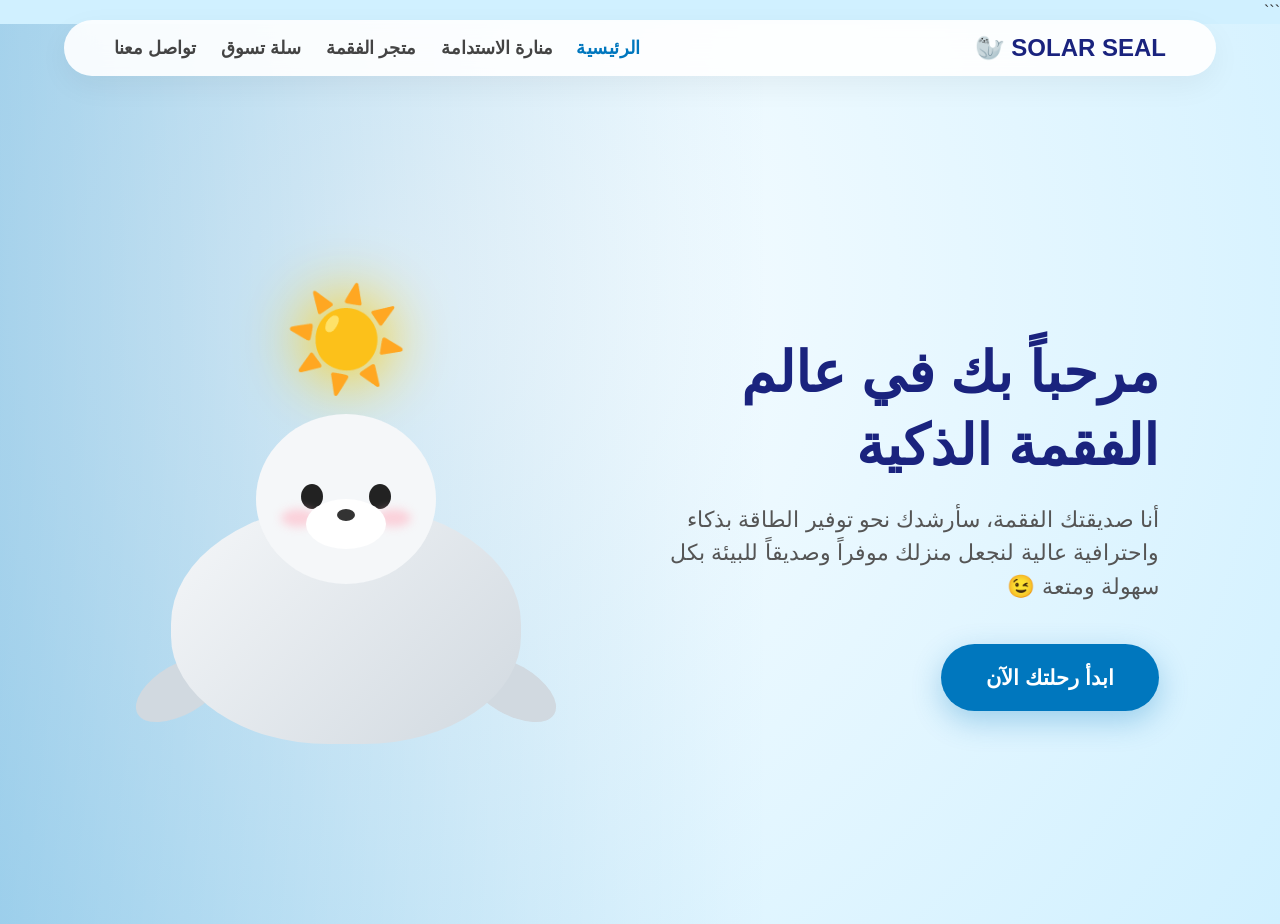
<file: index.html>
<!DOCTYPE html>
<html lang="ar" dir="rtl">
<head>
<meta charset="UTF-8">
<meta name="viewport" content="width=device-width, initial-scale=1.0">
<title>منارة الابحاث | عالم الفقمة الذكي</title>
<link rel="stylesheet" href="style-index.css">
  
    <link rel="stylesheet" href="style-index.css"> <link rel="stylesheet" href="responsive.css"> ```
    <script src="script.js"></script>
</head>
    

<body>

<header>
    <div class="logo">SOLAR SEAL 🦭</div>
  <div class="menu-toggle">☰</div>
    <nav>
        <a href="index.html" class="active">الرئيسية</a>
        <a href="sustainability.html">منارة الاستدامة</a>
        <a href="shop.html">متجر الفقمة</a>
        <a href="cart.html"> سلة تسوق</a>
        <a href="contact.html">تواصل معنا</a>
         
    </nav>
  
</header>
<script src="script.js"></script>
<section class="hero">
    <div class="hero-content">
        <h1>مرحباً بك في عالم الفقمة الذكية</h1>
        <p>
            أنا صديقتك الفقمة، سأرشدك نحو توفير الطاقة بذكاء واحترافية عالية
            لنجعل منزلك موفراً وصديقاً للبيئة بكل سهولة ومتعة 😉
        </p>
        <a href="sustainability.html" class="cta-button">ابدأ رحلتك الآن</a>
    </div>

    <div class="seal-art-box">
        <div class="floating-sun">☀️</div>

        <div class="seal-main-body">
            <div class="side-flipper left"></div>
            <div class="side-flipper right"></div>

            <div class="seal-cute-head">
                <div class="eye-sparkle left"></div>
                <div class="eye-sparkle right"></div>

                <div class="pink-cheeks left"></div>
                <div class="pink-cheeks right"></div>

                <div class="cute-nose">
                    <div class="nose-dot"></div>
                </div>
            </div>
        </div>

        <div class="sea"></div>
    </div>
    <div class="menu-toggle" style="display:none;">☰</div>
</section>

</body>
</html>
<script>
window.addEventListener("DOMContentLoaded", () => {
    // نبدأ الصفحة خارج الشاشة
    document.body.style.transform = "translateX(100%)";
    document.body.style.opacity = "0";
    // نضيف Transition سريع جداً
    document.body.style.transition = "transform 0.10s ease-out, opacity 0.35s ease-out";

    // بعد قليل نرجعها لمكانها الطبيعي
    setTimeout(() => {
        document.body.style.transform = "translateX(0)";
        document.body.style.opacity = "1";
    }, 50); // 50ms كافية لتفعيل الحركة
});
</script>
</file>
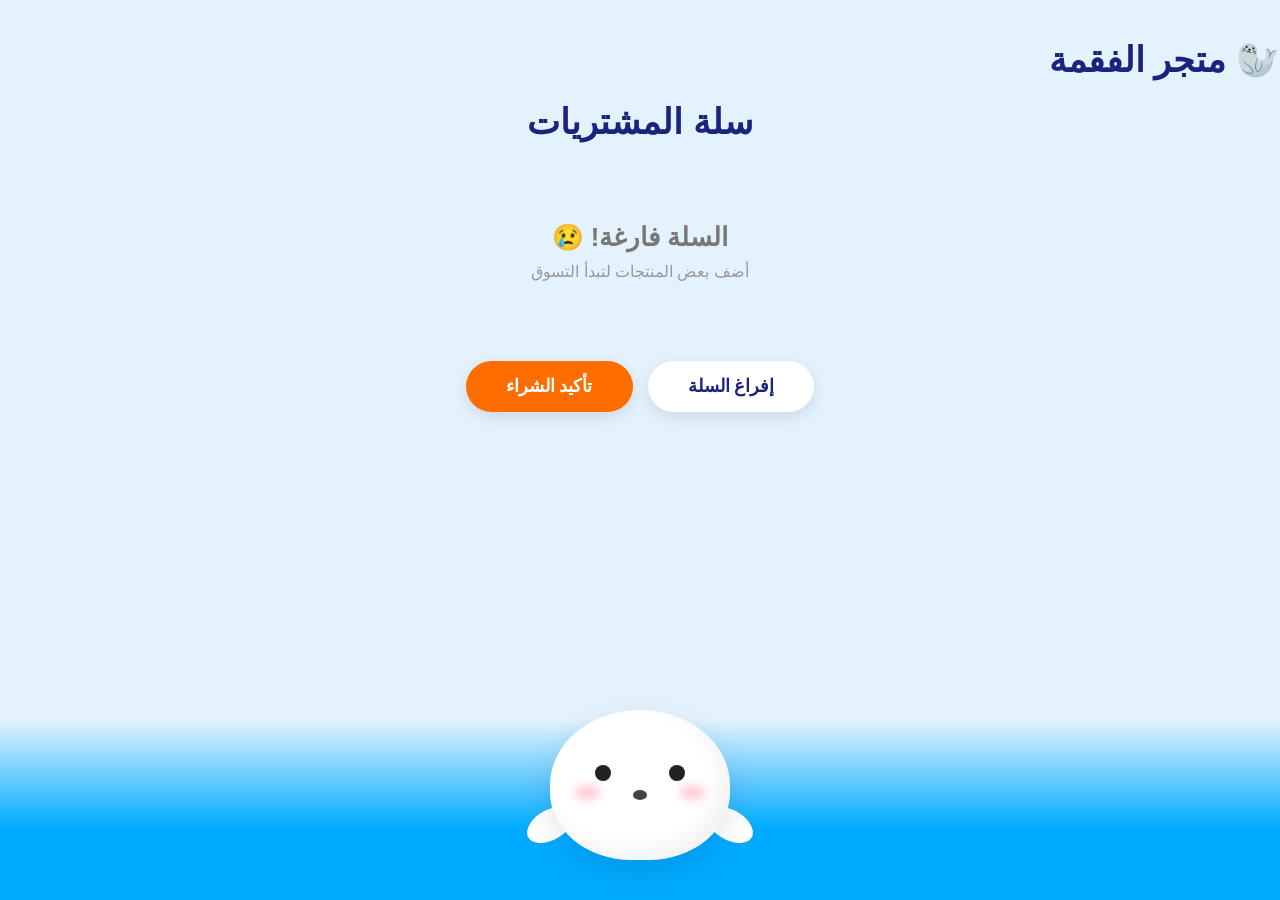
<file: cart.html>
<!DOCTYPE html>
<html lang="ar" dir="rtl">
<head>
    <meta charset="UTF-8">
    <meta name="viewport" content="width=device-width, initial-scale=1.0">
    <title>سلة التسوق - متجر الفقمة اللطيفة</title>
    <link rel="stylesheet " href="style-cart.css">
    <link rel="stylesheet" href="style-cart.css"> <link rel="stylesheet" href="responsive.css">
<script src="script.js"></script>
</head>
<body>

<header>
    <div class="logo-container">
        <span>🦭 متجر الفقمة</span>
    </div>
</header>

<h1>سلة المشتريات</h1>

<div id="cart" class="cart-list"></div>

<div class="actions">
    <button class="btn btn-clear" onclick="clearCart()">إفراغ السلة</button>
    <button class="btn btn-confirm" onclick="confirmOrder()">تأكيد الشراء</button>
</div>

<div class="ocean-floor"></div>
<div class="seal-container">
    <div class="cute-seal">
        <div class="seal-eye left"></div>
        <div class="seal-eye right"></div>
        <div class="seal-blush left"></div>
        <div class="seal-blush right"></div>
        <div class="seal-nose"></div>
        <div class="flipper left"></div>
        <div class="flipper right"></div>
    </div>
</div>
<div class="menu-toggle" style="display:none;">☰</div>
<script>
    function loadCart() {
        const cartDiv = document.getElementById('cart');
        const items = JSON.parse(localStorage.getItem('cartItems')) || [];
        cartDiv.innerHTML = '';

        if (items.length === 0) {
            cartDiv.innerHTML = `
                <div class="empty-msg">
                    <span>السلة فارغة! 😢</span>
                    <small style="font-size: 1rem; color: #999; font-weight: normal;">أضف بعض المنتجات لتبدأ التسوق</small>
                </div>`;
        } else {
            items.forEach((item, index) => {
                const div = document.createElement('div');
                div.className = 'cart-item';
                div.innerHTML = `
                    <div class="item-info">
                        <span class="item-name">${item.name}</span>
                        <span class="item-price">${item.price} JOD</span>
                    </div>
                    <button class="remove-btn" onclick="removeItem(${index})">إزالة</button>
                `;
                cartDiv.appendChild(div);
            });
        }
    }

    function removeItem(index) {
        let items = JSON.parse(localStorage.getItem('cartItems')) || [];
        items.splice(index, 1);
        localStorage.setItem('cartItems', JSON.stringify(items));
        loadCart();
    }

    function clearCart() {
        let items = JSON.parse(localStorage.getItem('cartItems')) || [];
        if (items.length > 0) {
            localStorage.removeItem('cartItems');
            loadCart();
            alert("تم إفراغ السلة بالكامل! 🦭");
        } else {
            alert("السلة فارغة بالفعل!");
        }
    }

    function confirmOrder() {
        const items = JSON.parse(localStorage.getItem('cartItems')) || [];
        if (items.length === 0) {
            alert("سلتك فارغة! سيتم تحويلك لصفحة المنتجات الآن.");
            window.location.href = 'shop.html';
        } else {
            //   تظهر الرسالة ثم يتم التحويل للمنارة المعلومات
            alert("تم تأكيد طلبك بنجاح الفقمة سعيدة جدا الان! 🦭✨");
            window.location.href ='sustainability.html';
        }
    }

    window.onload = loadCart;
</script>

</body>

</html>
</file>
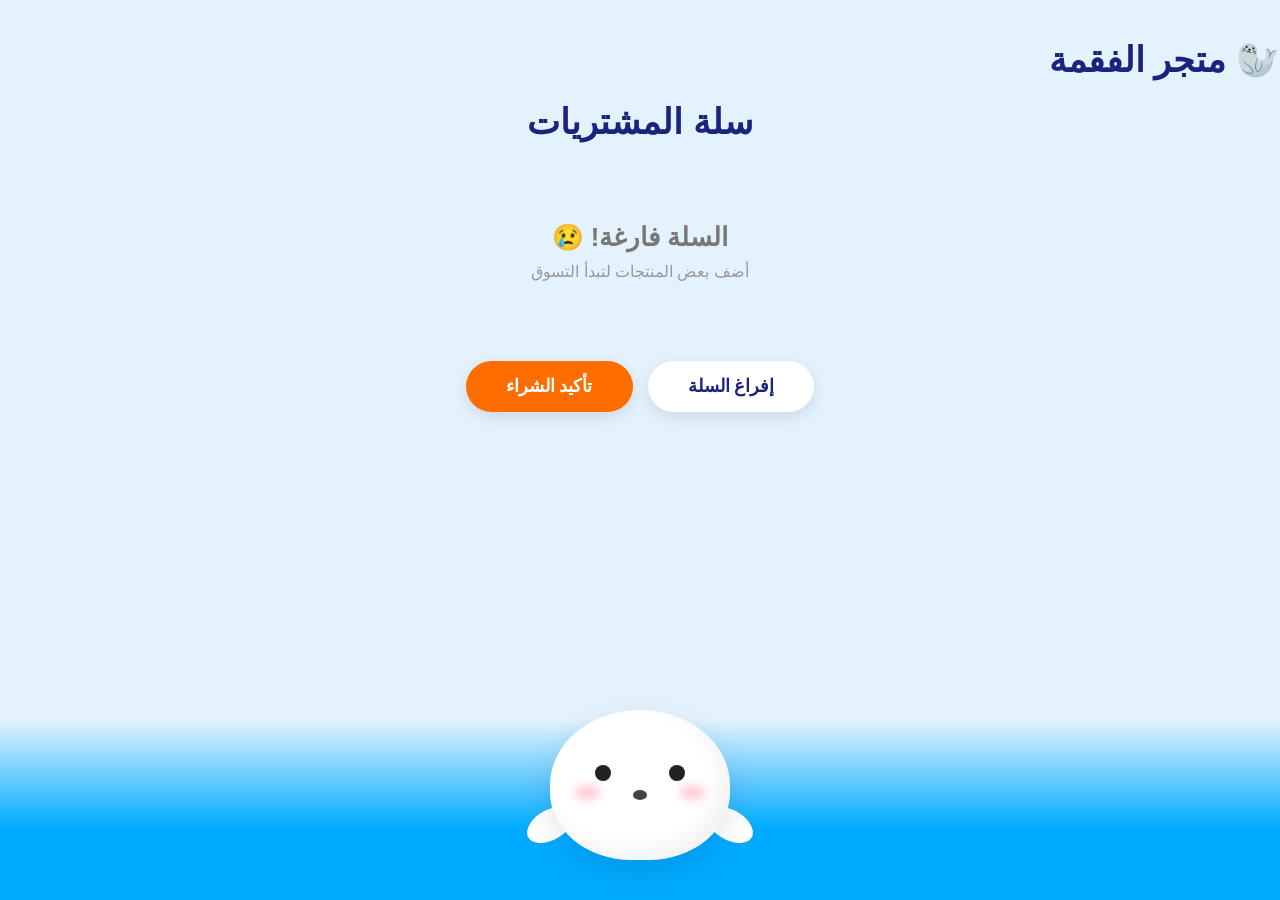
<file: cart.html.html>
<!DOCTYPE html>
<html lang="ar" dir="rtl">
<head>
    <meta charset="UTF-8">
    <meta name="viewport" content="width=device-width, initial-scale=1.0">
    <title>سلة التسوق - متجر الفقمة اللطيفة</title>
    <link rel="stylesheet " href="style-cart.css.css">

</head>
<body>

<header>
    <div class="logo-container">
        <span>🦭 متجر الفقمة</span>
    </div>
</header>

<h1>سلة المشتريات</h1>

<div id="cart" class="cart-list"></div>

<div class="actions">
    <button class="btn btn-clear" onclick="clearCart()">إفراغ السلة</button>
    <button class="btn btn-confirm" onclick="confirmOrder()">تأكيد الشراء</button>
</div>

<div class="ocean-floor"></div>
<div class="seal-container">
    <div class="cute-seal">
        <div class="seal-eye left"></div>
        <div class="seal-eye right"></div>
        <div class="seal-blush left"></div>
        <div class="seal-blush right"></div>
        <div class="seal-nose"></div>
        <div class="flipper left"></div>
        <div class="flipper right"></div>
    </div>
</div>

<script>
    function loadCart() {
        const cartDiv = document.getElementById('cart');
        const items = JSON.parse(localStorage.getItem('cartItems')) || [];
        cartDiv.innerHTML = '';

        if (items.length === 0) {
            cartDiv.innerHTML = `
                <div class="empty-msg">
                    <span>السلة فارغة! 😢</span>
                    <small style="font-size: 1rem; color: #999; font-weight: normal;">أضف بعض المنتجات لتبدأ التسوق</small>
                </div>`;
        } else {
            items.forEach((item, index) => {
                const div = document.createElement('div');
                div.className = 'cart-item';
                div.innerHTML = `
                    <div class="item-info">
                        <span class="item-name">${item.name}</span>
                        <span class="item-price">${item.price} JOD</span>
                    </div>
                    <button class="remove-btn" onclick="removeItem(${index})">إزالة</button>
                `;
                cartDiv.appendChild(div);
            });
        }
    }

    function removeItem(index) {
        let items = JSON.parse(localStorage.getItem('cartItems')) || [];
        items.splice(index, 1);
        localStorage.setItem('cartItems', JSON.stringify(items));
        loadCart();
    }

    function clearCart() {
        let items = JSON.parse(localStorage.getItem('cartItems')) || [];
        if (items.length > 0) {
            localStorage.removeItem('cartItems');
            loadCart();
            alert("تم إفراغ السلة بالكامل! 🦭");
        } else {
            alert("السلة فارغة بالفعل!");
        }
    }

    function confirmOrder() {
        const items = JSON.parse(localStorage.getItem('cartItems')) || [];
        if (items.length === 0) {
            alert("سلتك فارغة! سيتم تحويلك لصفحة المنتجات الآن.");
            window.location.href = 'shop.html.html';
        } else {
            //   تظهر الرسالة ثم يتم التحويل للمنارة المعلومات
            alert("تم تأكيد طلبك بنجاح الفقمة سعيدة جدا الان! 🦭✨");
            window.location.href ='sustainability.html.html';
        }
    }

    window.onload = loadCart;
</script>

</body>
</html>
</file>
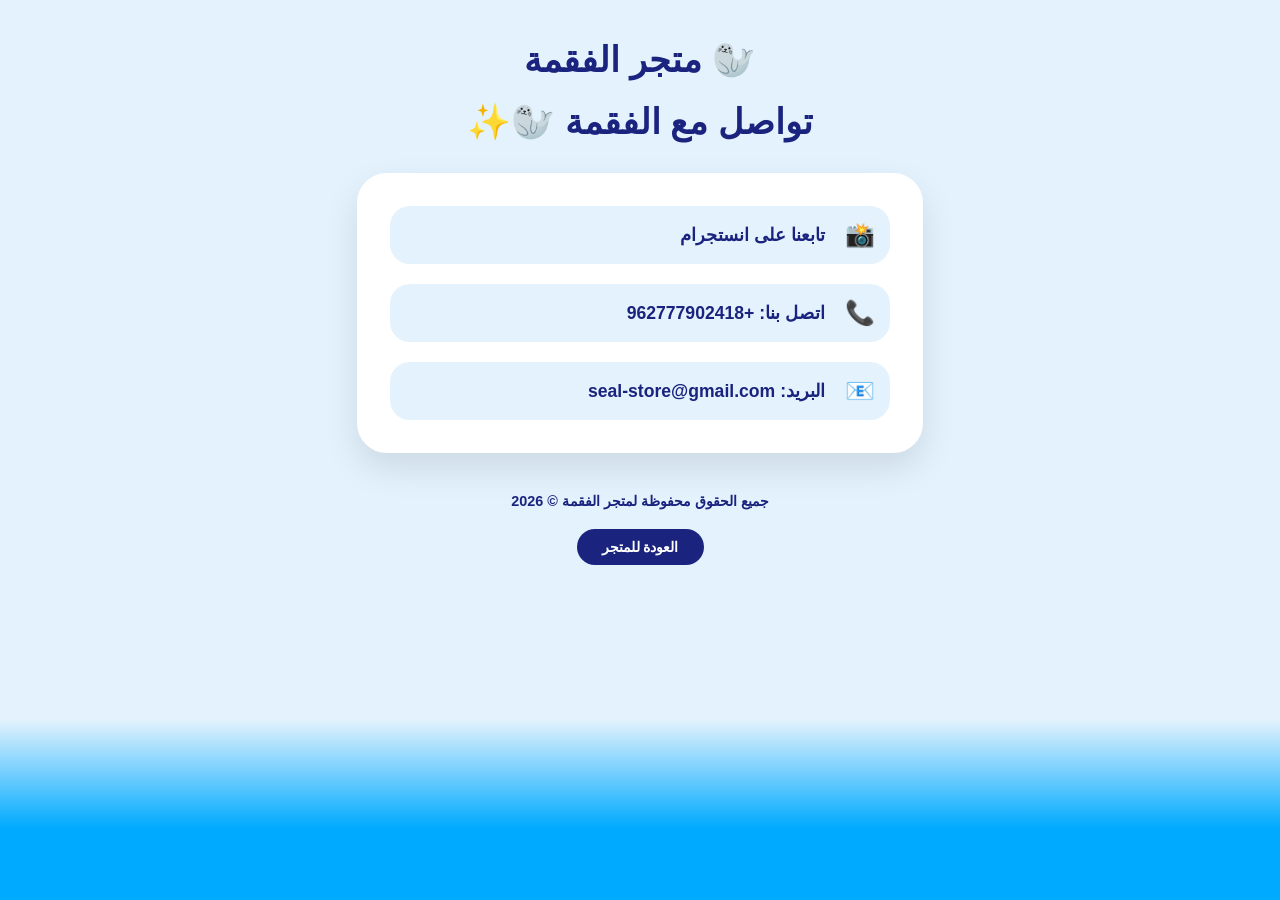
<file: contact.html.html>
<!DOCTYPE html>
<html lang="ar" dir="rtl">
<head>
    <meta charset="UTF-8">
    <meta name="viewport" content="width=device-width, initial-scale=1.0">
    <title>تواصل معنا - متجر الفقمة</title>
       <link rel="stylesheet " href="style-contact.css.css">


</head>
<body>

<header>
    <div class="logo-container">
        <span>🦭 متجر الفقمة</span>
    </div>
</header>

<h1>تواصل مع الفقمة 🦭✨</h1>

<div class="contact-card">
    <a href="https://www.instagram.com/batoolshamlakh?igsh=YjV2MHJ0aGkyMXZk&utm_source=qr" class="contact-item" target="_blank">
        <span class="icon">📸</span>
        <span class="contact-text">تابعنا على انستجرام</span>
    </a>

    <a href="tel:+962 7 7790 2418" class="contact-item">
        <span class="icon">📞</span>
        <span class="contact-text">اتصل بنا: +962777902418</span>
    </a>

    <a href="batoolshamlakh@gmail.com" class="contact-item">
        <span class="icon">📧</span>
        <span class="contact-text">البريد: seal-store@gmail.com</span>
    </a>
</div>

<div class="footer-rights">
    جميع الحقوق محفوظة  لمتجر الفقمة © 2026
</div>

<a href="index.html.html" class="back-btn">العودة للمتجر</a>

<div class="ocean-floor"></div>
<div class="seal-container">
    <div class="cute-seal">
        <div class="seal-eye left"></div>
        <div class="seal-eye right"></div>
        <div class="seal-nose"></div>
    </div>
</div>

</body>
</html>
</file>
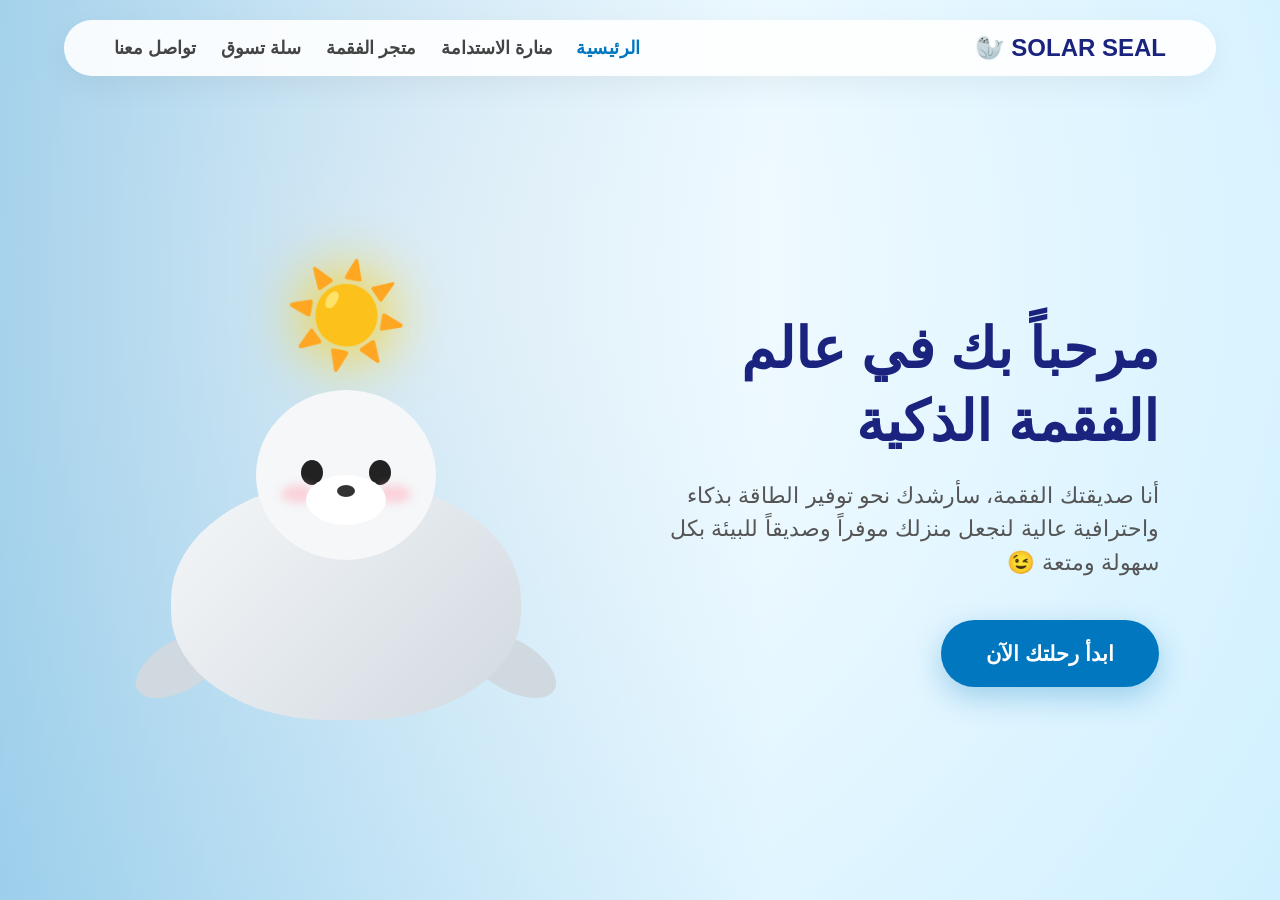
<file: index.html.html>
<!DOCTYPE html>
<html lang="ar" dir="rtl">
<head>
<meta charset="UTF-8">
<meta name="viewport" content="width=device-width, initial-scale=1.0">
<title>منارة الابحاث | عالم الفقمة الذكي</title>
<link rel="stylesheet" href="style-index.css.css">
</head>

<body>

<header>
    <div class="logo">SOLAR SEAL 🦭</div>
    <nav>
        <a href="index.html.html" class="active">الرئيسية</a>
        <a href="sustainability.html.html">منارة الاستدامة</a>
        <a href="shop.html.html">متجر الفقمة</a>
        <a href="cart.html.html"> سلة تسوق</a>
        <a href="contact.html.html">تواصل معنا</a>
         
    </nav>
</header>

<section class="hero">
    <div class="hero-content">
        <h1>مرحباً بك في عالم الفقمة الذكية</h1>
        <p>
            أنا صديقتك الفقمة، سأرشدك نحو توفير الطاقة بذكاء واحترافية عالية
            لنجعل منزلك موفراً وصديقاً للبيئة بكل سهولة ومتعة 😉
        </p>
        <a href="sustainability.html.html" class="cta-button">ابدأ رحلتك الآن</a>
    </div>

    <div class="seal-art-box">
        <div class="floating-sun">☀️</div>

        <div class="seal-main-body">
            <div class="side-flipper left"></div>
            <div class="side-flipper right"></div>

            <div class="seal-cute-head">
                <div class="eye-sparkle left"></div>
                <div class="eye-sparkle right"></div>

                <div class="pink-cheeks left"></div>
                <div class="pink-cheeks right"></div>

                <div class="cute-nose">
                    <div class="nose-dot"></div>
                </div>
            </div>
        </div>

        <div class="sea"></div>
    </div>
</section>

</body>
</html>
<script>
window.addEventListener("DOMContentLoaded", () => {
    // نبدأ الصفحة خارج الشاشة
    document.body.style.transform = "translateX(100%)";
    document.body.style.opacity = "0";
    // نضيف Transition سريع جداً
    document.body.style.transition = "transform 0.10s ease-out, opacity 0.35s ease-out";

    // بعد قليل نرجعها لمكانها الطبيعي
    setTimeout(() => {
        document.body.style.transform = "translateX(0)";
        document.body.style.opacity = "1";
    }, 50); // 50ms كافية لتفعيل الحركة
});
</script>
</file>
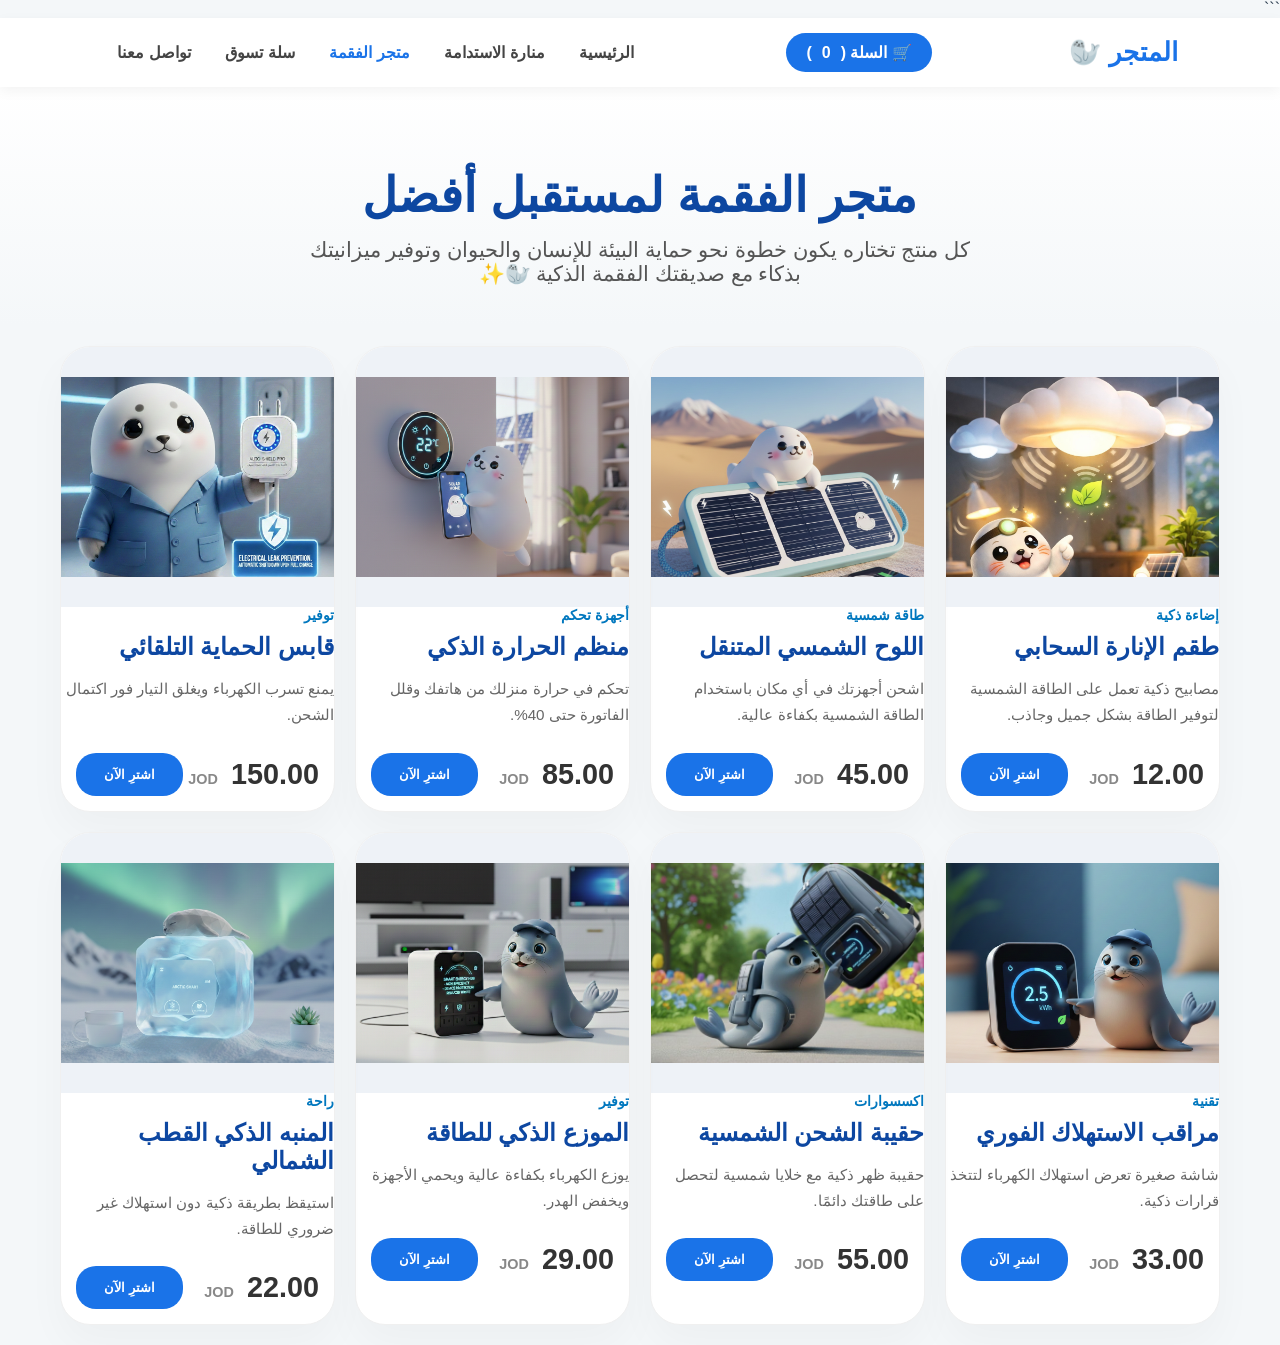
<file: shop.html>
<!DOCTYPE html>
<html lang="ar" dir="rtl">
<head>
<meta charset="UTF-8">
<meta name="viewport" content="width=device-width, initial-scale=1.0">
<title>متجر الفقمة - عالم الفقمة الذكي</title>
<link rel="stylesheet" href="style-shop.css">
    <link rel="stylesheet" href="style-shpo.css"> <link rel="stylesheet" href="responsive.css"> ```
    <script src="script.js"></script>
    <style>
/* هذا الكود سيجبر المتجر على أن يكون 4 أعمدة في الكمبيوتر و1 في التلفون */

/* إعدادات الحاوية */
.products-grid {
    display: grid !important;
    gap: 20px !important;
    padding: 20px !important;
    width: 100% !important;
    max-width: 1200px !important;
    margin: 0 auto !important;
}

/* للشاشات الكبيرة (الكمبيوتر) - 4 أعمدة */
@media (min-width: 1024px) {
    .products-grid {
        grid-template-columns: repeat(4, 1fr) !important;
    }
}

/* للشاشات المتوسطة (التابلت) - 2 عمود */
@media (min-width: 600px) and (max-width: 1023px) {
    .products-grid {
        grid-template-columns: repeat(2, 1fr) !important;
    }
}

/* للشاشات الصغيرة (التلفون) - 1 عمود */
@media (max-width: 599px) {
    .products-grid {
        grid-template-columns: 1fr !important;
    }
    .product-card {
        width: 100% !important;
        margin-bottom: 20px !important;
    }
}

/* ضمان حجم الصور */
.product-card img {
    width: 100% !important;
    height: 200px !important; /* توحيد ارتفاع الصور */
    object-fit: cover !important;
}
</style>
</head>
<body>

<header>
    <div class="logo">المتجر 🦭</div>
    <div class="cart-status" onclick="window.location.href='cart.html'">
        🛒 السلة (<span id="cart-count">0</span>) 
    </div>
    <nav>
        <a href="index.html">الرئيسية</a>
        <a href="sustainability.html">منارة الاستدامة</a>
        <a href="shop.html" class="active">متجر الفقمة</a>
        <a href="cart.html">سلة تسوق</a>
        <a href="contact.html">تواصل معنا</a>
       
    </nav>
    <div class="menu-toggle">☰</div>
</header>

<section class="hero-section">
    <h1>متجر الفقمة لمستقبل أفضل</h1>
    <p>كل منتج تختاره يكون خطوة نحو حماية البيئة للإنسان والحيوان وتوفير ميزانيتك بذكاء مع صديقتك الفقمة الذكية 🦭✨</p>
</section>

<main class="products-grid">

    <div class="product-card">
        <div class="img-holder"><img src="smart-light.jpeg" alt="منتج 1"></div>
        <div class="content">
            <span class="category">إضاءة ذكية</span>
            <h3>طقم الإنارة السحابي</h3>
            <p>مصابيح ذكية تعمل على الطاقة الشمسية لتوفير الطاقة بشكل جميل وجاذب.</p>
            <div class="footer-card">
                <div class="price">12.00 <span>JOD</span></div>
                <button class="add-btn" onclick="addToCart('طقم الإنارة السحابي', 12)">اشترِ الآن</button>
            </div>
        </div>
    </div>

    <div class="product-card">
        <div class="img-holder"><img src="solar-panel.png" alt="منتج 2"></div>
        <div class="content">
            <span class="category">طاقة شمسية</span>
            <h3>اللوح الشمسي المتنقل</h3>
            <p>اشحن أجهزتك في أي مكان باستخدام الطاقة الشمسية بكفاءة عالية.</p>
            <div class="footer-card">
                <div class="price">45.00 <span>JOD</span></div>
                <button class="add-btn" onclick="addToCart('اللوح الشمسي المتنقل', 45)">اشترِ الآن</button>
            </div>
        </div>
    </div>

    <div class="product-card">
        <div class="img-holder"><img src="remote-control.png" alt="منتج 3"></div>
        <div class="content">
            <span class="category">أجهزة تحكم</span>
            <h3>منظم الحرارة الذكي</h3>
            <p>تحكم في حرارة منزلك من هاتفك وقلل الفاتورة حتى 40%.</p>
            <div class="footer-card">
                <div class="price">85.00 <span>JOD</span></div>
                <button class="add-btn" onclick="addToCart('منظم الحرارة الذكي', 85)">اشترِ الآن</button>
            </div>
        </div>
    </div>

    <div class="product-card">
        <div class="img-holder"><img src="auto-protection-plug.png" alt="منتج 4"></div>
        <div class="content">
            <span class="category">توفير</span>
            <h3>قابس الحماية التلقائي</h3>
            <p>يمنع تسرب الكهرباء ويغلق التيار فور اكتمال الشحن.</p>
            <div class="footer-card">
                <div class="price">150.00 <span>JOD</span></div>
                <button class="add-btn" onclick="addToCart('قابس الحماية التلقائي', 150)">اشترِ الآن</button>
            </div>
        </div>
    </div>

    <div class="product-card">
        <div class="img-holder"><img src="instant-usage-monitor.png" alt="منتج 5"></div>
        <div class="content">
            <span class="category">تقنية</span>
            <h3>مراقب الاستهلاك الفوري</h3>
            <p>شاشة صغيرة تعرض استهلاك الكهرباء لتتخذ قرارات ذكية.</p>
            <div class="footer-card">
                <div class="price">33.00 <span>JOD</span></div>
                <button class="add-btn" onclick="addToCart('مراقب الاستهلاك الفوري', 33)">اشترِ الآن</button>
            </div>
        </div>
    </div>

    <div class="product-card">
        <div class="img-holder"><img src="solar-backpack.jpeg" alt="منتج 6"></div>
        <div class="content">
            <span class="category">اكسسوارات</span>
            <h3>حقيبة الشحن الشمسية</h3>
            <p>حقيبة ظهر ذكية مع خلايا شمسية لتحصل على طاقتك دائمًا.</p>
            <div class="footer-card">
                <div class="price">55.00 <span>JOD</span></div>
                <button class="add-btn" onclick="addToCart('حقيبة الشحن الشمسية', 55)">اشترِ الآن</button>
            </div>
        </div>
    </div>

    <div class="product-card">
        <div class="img-holder"><img src="smart-power-strip.png" alt="منتج 7"></div>
        <div class="content">
            <span class="category">توفير</span>
            <h3>الموزع الذكي للطاقة</h3>
            <p>يوزع الكهرباء بكفاءة عالية ويحمي الأجهزة ويخفض الهدر.</p>
            <div class="footer-card">
                <div class="price">29.00 <span>JOD</span></div>
                <button class="add-btn" onclick="addToCart('الموزع الذكي للطاقة', 29)">اشترِ الآن</button>
            </div>
        </div>
    </div>

    <div class="product-card">
        <div class="img-holder"><img src="smart-alarm.png" alt="منتج 8"></div>
        <div class="content">
            <span class="category">راحة</span>
            <h3>المنبه الذكي القطب الشمالي</h3>
            <p>استيقظ بطريقة ذكية دون استهلاك غير ضروري للطاقة.</p>
            <div class="footer-card">
                <div class="price">22.00 <span>JOD</span></div>
                <button class="add-btn" onclick="addToCart('المنبه الذكي القطب الشمالي', 22)">اشترِ الآن</button>
            </div>
        </div>
    </div>
<div class="menu-toggle" style="display:none;">☰</div>
</main>

<script>
// تحديث عداد السلة
function updateCartCount() {
    const cartItems = JSON.parse(localStorage.getItem('cartItems')) || [];
    document.getElementById('cart-count').innerText = cartItems.length;
}

// إضافة منتجات للسلة
function addToCart(productName, price) {
    let cartItems = JSON.parse(localStorage.getItem('cartItems')) || [];
    cartItems.push({name: productName, price: price});
    localStorage.setItem('cartItems', JSON.stringify(cartItems));
    updateCartCount();
    alert(productName + " تمت إضافته للسلة!");
}

// حركة بسيطة عند تحميل الصفحة
window.addEventListener("DOMContentLoaded", () => {
    const cards = document.querySelectorAll('.product-card');
    cards.forEach((card, i) => setTimeout(() => { card.style.opacity = 1; }, i * 150));
    updateCartCount();
});
</script>

</body>
</html>
</file>
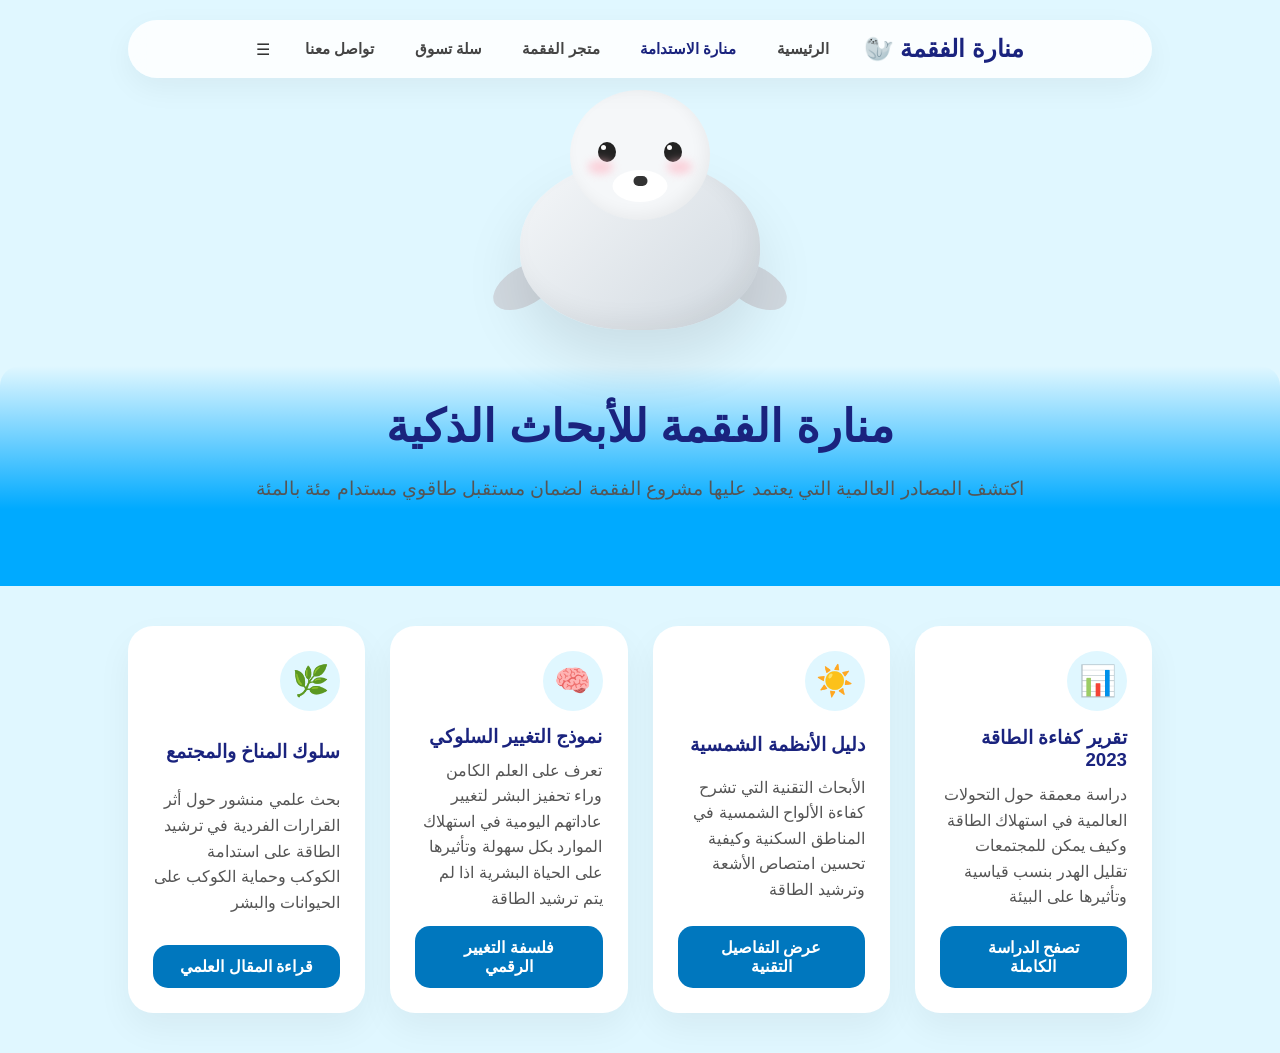
<file: sustainability.html>
<!DOCTYPE html>
<html lang="ar" dir="rtl">
<head>
<meta charset="UTF-8">
<meta name="viewport" content="width=device-width, initial-scale=1.0">
<title>منارة الأبحاث | الفقمة الذكية</title>
<link rel="stylesheet " href="style-sustainobility.css">
<script src="script.js"></script>
</head>
<body>

<header>
    <div class="logo">منارة الفقمة 🦭</div>
   <nav>
        <a href="index.html" >الرئيسية</a>
        <a href="sustainability.html"class="active">منارة الاستدامة</a>
        <a href="shop.html">متجر الفقمة</a>
         <a href="cart.html"> سلة تسوق</a>
        <a href="contact.html">تواصل معنا</a>
       
    </nav>
    <div class="menu-toggle">☰</div>
</header>

<section class="intro-section">
    <div class="seal-art-container">
        <div class="seal-main-body">
            <div class="side-flipper left"></div>
            <div class="side-flipper right"></div>
            <div class="seal-cute-head">
                <div class="eye-sparkle left"></div>
                <div class="eye-sparkle right"></div>
                <div class="pink-cheeks left"></div>
                <div class="pink-cheeks right"></div>
                <div class="cute-nose">
                    <div class="nose-dot"></div>
                </div>
            </div>
        </div>
    </div>
    <h1>منارة الفقمة للأبحاث الذكية</h1>
    <p>اكتشف المصادر العالمية التي يعتمد عليها مشروع الفقمة لضمان مستقبل طاقوي مستدام مئة بالمئة</p>

    <div class="sea"></div>
</section>

<main class="research-grid">
    <div class="card">
        <div class="icon-circle">📊</div>
        <h3>تقرير كفاءة الطاقة 2023</h3>
        <p>دراسة معمقة حول التحولات العالمية في استهلاك الطاقة وكيف يمكن للمجتمعات تقليل الهدر بنسب قياسية وتأثيرها على البيئة</p>
        <a href="https://www.irena.org/-/media/Files/IRENA/Agency/Publication/2024/Nov/IRENA_World_energy_transitions_outlook_2024.pdf?utm_source=chatgpt.com" target="_blank" class="link-btn">تصفح الدراسة الكاملة</a>
    </div>
    <div class="card">
        <div class="icon-circle">☀️</div>
        <h3>دليل الأنظمة الشمسية</h3>
        <p>الأبحاث التقنية التي تشرح كفاءة الألواح الشمسية في المناطق السكنية وكيفية تحسين امتصاص الأشعة وترشيد الطاقة</p>
        <a href="https://www.mdpi.com/2071-1050/17/15/6932?utm_source=chatgpt.com" target="_blank" class="link-btn">عرض التفاصيل التقنية</a>
    </div>
    <div class="card">
        <div class="icon-circle">🧠</div>
        <h3>نموذج التغيير السلوكي</h3>
        <p>تعرف على العلم الكامن وراء تحفيز البشر لتغيير عاداتهم اليومية في استهلاك الموارد بكل سهولة وتأثيرها على الحياة البشرية اذا لم يتم ترشيد الطاقة </p>
        <a href="https://www.sciencedirect.com/science/article/abs/pii/S1364032125000644?via%3Dihub" target="_blank" class="link-btn">فلسفة التغيير الرقمي</a>
    </div>
    <div class="card">
        <div class="icon-circle">🌿</div>
        <h3>سلوك المناخ والمجتمع</h3>
        <p>بحث علمي منشور حول أثر القرارات الفردية في ترشيد الطاقة على استدامة الكوكب وحماية الكوكب على الحيوانات والبشر </p>
        <a href="https://www.mdpi.com/2076-2615/11/5/1301?utm_source=.com" target="_blank" class="link-btn">قراءة المقال العلمي</a>
    </div>
</main>

</body>
</html>
<script>
window.addEventListener("DOMContentLoaded", () => {
    // نبدأ الصفحة خارج الشاشة
    document.body.style.transform = "translateX(100%)";
    document.body.style.opacity = "0";
    // نضيف Transition سريع جداً
    document.body.style.transition = "transform 0.10s ease-out, opacity 0.35s ease-out";

    // بعد قليل نرجعها لمكانها الطبيعي
    setTimeout(() => {
        document.body.style.transform = "translateX(0)";
        document.body.style.opacity = "1";
    }, 50); // 50ms كافية لتفعيل الحركة
});
</script>
</file>
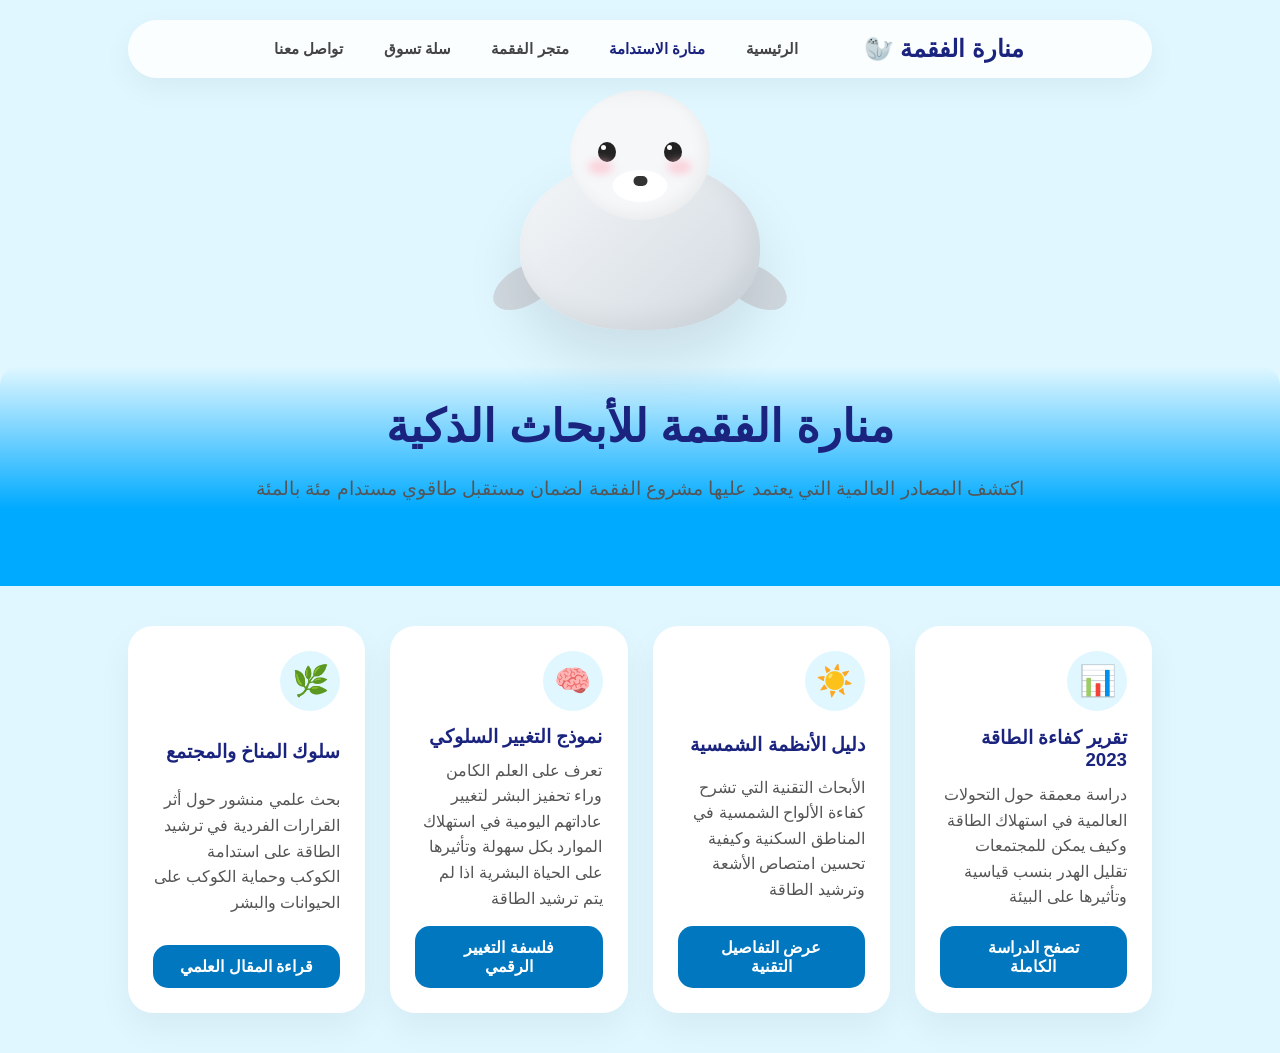
<file: sustainability.html.html>
<!DOCTYPE html>
<html lang="ar" dir="rtl">
<head>
<meta charset="UTF-8">
<meta name="viewport" content="width=device-width, initial-scale=1.0">
<title>منارة الأبحاث | الفقمة الذكية</title>
<link rel="stylesheet " href="style-sustainobility.css.css">

</head>
<body>

<header>
    <div class="logo">منارة الفقمة 🦭</div>
   <nav>
        <a href="index.html.html" >الرئيسية</a>
        <a href="sustainability.html.html"class="active">منارة الاستدامة</a>
        <a href="shop.html.html">متجر الفقمة</a>
         <a href="cart.html.html"> سلة تسوق</a>
        <a href="contact.html.html">تواصل معنا</a>
       
    </nav>
</header>

<section class="intro-section">
    <div class="seal-art-container">
        <div class="seal-main-body">
            <div class="side-flipper left"></div>
            <div class="side-flipper right"></div>
            <div class="seal-cute-head">
                <div class="eye-sparkle left"></div>
                <div class="eye-sparkle right"></div>
                <div class="pink-cheeks left"></div>
                <div class="pink-cheeks right"></div>
                <div class="cute-nose">
                    <div class="nose-dot"></div>
                </div>
            </div>
        </div>
    </div>
    <h1>منارة الفقمة للأبحاث الذكية</h1>
    <p>اكتشف المصادر العالمية التي يعتمد عليها مشروع الفقمة لضمان مستقبل طاقوي مستدام مئة بالمئة</p>

    <div class="sea"></div>
</section>

<main class="research-grid">
    <div class="card">
        <div class="icon-circle">📊</div>
        <h3>تقرير كفاءة الطاقة 2023</h3>
        <p>دراسة معمقة حول التحولات العالمية في استهلاك الطاقة وكيف يمكن للمجتمعات تقليل الهدر بنسب قياسية وتأثيرها على البيئة</p>
        <a href="https://www.irena.org/-/media/Files/IRENA/Agency/Publication/2024/Nov/IRENA_World_energy_transitions_outlook_2024.pdf?utm_source=chatgpt.com" target="_blank" class="link-btn">تصفح الدراسة الكاملة</a>
    </div>
    <div class="card">
        <div class="icon-circle">☀️</div>
        <h3>دليل الأنظمة الشمسية</h3>
        <p>الأبحاث التقنية التي تشرح كفاءة الألواح الشمسية في المناطق السكنية وكيفية تحسين امتصاص الأشعة وترشيد الطاقة</p>
        <a href="https://www.mdpi.com/2071-1050/17/15/6932?utm_source=chatgpt.com" target="_blank" class="link-btn">عرض التفاصيل التقنية</a>
    </div>
    <div class="card">
        <div class="icon-circle">🧠</div>
        <h3>نموذج التغيير السلوكي</h3>
        <p>تعرف على العلم الكامن وراء تحفيز البشر لتغيير عاداتهم اليومية في استهلاك الموارد بكل سهولة وتأثيرها على الحياة البشرية اذا لم يتم ترشيد الطاقة </p>
        <a href="https://www.sciencedirect.com/science/article/abs/pii/S1364032125000644?via%3Dihub" target="_blank" class="link-btn">فلسفة التغيير الرقمي</a>
    </div>
    <div class="card">
        <div class="icon-circle">🌿</div>
        <h3>سلوك المناخ والمجتمع</h3>
        <p>بحث علمي منشور حول أثر القرارات الفردية في ترشيد الطاقة على استدامة الكوكب وحماية الكوكب على الحيوانات والبشر </p>
        <a href="https://www.mdpi.com/2076-2615/11/5/1301?utm_source=.com" target="_blank" class="link-btn">قراءة المقال العلمي</a>
    </div>
</main>

</body>
</html>
<script>
window.addEventListener("DOMContentLoaded", () => {
    // نبدأ الصفحة خارج الشاشة
    document.body.style.transform = "translateX(100%)";
    document.body.style.opacity = "0";
    // نضيف Transition سريع جداً
    document.body.style.transition = "transform 0.10s ease-out, opacity 0.35s ease-out";

    // بعد قليل نرجعها لمكانها الطبيعي
    setTimeout(() => {
        document.body.style.transform = "translateX(0)";
        document.body.style.opacity = "1";
    }, 50); // 50ms كافية لتفعيل الحركة
});
</script>
</file>
<file: style-index.css>
/* ===== Variables ===== */
:root {
    --polar-white: #ffffff;
    --ice-blue: #d0f0ff;
    --ocean-depth: #1a237e;
    --action-blue: #0077be;
    --sun-glow: #ffcc00;
    --blush: #ffb7c5;
    --seal-soft: #f5f7f9;
    --seal-dark: #d1d9e0;
    --text-dark: #333;
    --text-light: #555;
}

/* ===== Global Reset ===== */
* {
    margin: 0;
    padding: 0;
    box-sizing: border-box;
}

body {
    font-family: 'Segoe UI', sans-serif;
    background: var(--ice-blue);
    color: var(--text-dark);
    overflow-x: hidden;
    line-height: 1.5;
}

/* ===== Page Entrance Animation ===== */
.page-content {
    animation: slideIn 0.5s ease-out forwards;
}

@keyframes slideIn {
    0% {
        transform: translateX(100%);
        opacity: 0;
    }
    100% {
        transform: translateX(0);
        opacity: 1;
    }
}

/* ===== Header / Navbar ===== */
header {
    position: fixed;
    top: 20px;
    left: 5%;
    width: 90%;
    padding: 15px 50px;
    display: flex;
    justify-content: space-between;
    align-items: center;
    background: rgba(255, 255, 255, 0.9);
    backdrop-filter: blur(15px);
    border-radius: 100px;
    box-shadow: 0 10px 30px rgba(0,0,0,0.05);
    z-index: 1000;
    transition: all 0.3s ease-in-out;
}

.logo {
    font-size: 24px;
    font-weight: 900;
    color: var(--ocean-depth);
    line-height: 1;
    display: flex;
    flex-direction: column;
    align-items: center;
}

header nav {
    display: flex;
    gap: 25px;
}

header nav a {
    text-decoration: none;
    font-weight: 700;
    font-size: 1.1rem;
    color: #444;
    transition: color 0.3s, transform 0.3s;
}

header nav a:hover,
header nav a.active {
    color: var(--action-blue);
    transform: scale(1.05);
}

/* ===== Hero Section ===== */
.hero {
    min-height: 100vh;
    padding: 150px 8% 50px;
    display: flex;
    flex-wrap: wrap;
    justify-content: space-around;
    align-items: center;
    background: radial-gradient(circle at 30% 30%, var(--polar-white) 0%, var(--ice-blue) 100%);
    position: relative;
    overflow: hidden;
}

/* ===== Background Gradient (Blue from side) ===== */
.hero::before {
    content: "";
    position: absolute;
    top: 0;
    left: 0;
    width: 100%;
    height: 100%;
    background: linear-gradient(to right, rgba(0, 119, 190, 0.3), transparent 60%);
    z-index: 1;
}

.hero-content {
    max-width: 550px;
    z-index: 2;
    text-align: right;
}

.hero-content h1 {
    font-size: 3.5rem;
    color: var(--ocean-depth);
    margin-bottom: 20px;
    line-height: 1.3;
}

.hero-content p {
    font-size: 1.4rem;
    color: var(--text-light);
    margin-bottom: 40px;
}

.cta-button {
    display: inline-block;
    padding: 18px 45px;
    font-size: 1.3rem;
    font-weight: 800;
    color: var(--polar-white);
    background: var(--action-blue);
    border-radius: 50px;
    text-decoration: none;
    box-shadow: 0 10px 30px rgba(0,119,190,0.3);
    transition: all 0.4s ease-in-out;
}

.cta-button:hover {
    transform: translateY(-5px) scale(1.05);
    background: var(--ocean-depth);
}

/* ===== Seal Illustration Slightly Lower ===== */
.seal-art-box {
    width: 450px;
    height: 400px;
    display: flex;
    justify-content: center;
    align-items: flex-end;
    position: relative;
    z-index: 2;
    top: 20px; /* تحريك الفقمة للأسفل قليلاً */
}

.seal-main-body {
    width: 350px;
    height: 240px;
    border-radius: 50% 50% 45% 45%;
    background: linear-gradient(135deg, var(--seal-soft), var(--seal-dark));
    animation: swimGentle 4s infinite ease-in-out;
    position: relative;
}

.seal-cute-head {
    width: 180px;
    height: 170px;
    border-radius: 50%;
    background: var(--seal-soft);
    position: absolute;
    top: -90px; /* أقرب للشمس */
    left: 50%;
    transform: translateX(-50%);
}

.eye-sparkle {
    width: 22px;
    height: 25px;
    background: #222;
    border-radius: 50%;
    position: absolute;
    top: 70px;
}

.eye-sparkle.left { left: 45px; }
.eye-sparkle.right { right: 45px; }

.pink-cheeks {
    width: 35px;
    height: 18px;
    background: var(--blush);
    border-radius: 50%;
    position: absolute;
    top: 95px;
    opacity: 0.6;
    filter: blur(5px);
}

.pink-cheeks.left { left: 25px; }
.pink-cheeks.right { right: 25px; }

.cute-nose {
    width: 80px;
    height: 50px;
    background: var(--polar-white);
    border-radius: 50%;
    position: absolute;
    bottom: 35px;
    left: 50%;
    transform: translateX(-50%);
    display: flex;
    justify-content: center;
    align-items: flex-start;
}

.nose-dot {
    width: 18px;
    height: 12px;
    background: #333;
    border-radius: 50%;
    margin-top: 10px;
}

.side-flipper {
    width: 100px;
    height: 50px;
    background: var(--seal-dark);
    border-radius: 50%;
    position: absolute;
    bottom: 30px;
    z-index: -1;
}

.side-flipper.left { left: -40px; transform: rotate(-30deg); }
.side-flipper.right { right: -40px; transform: rotate(30deg); }

/* ===== Floating Sun Breathing Effect ===== */
.floating-sun {
    position: absolute;
    top: -80px;   /* ثابت فوق الفقمة */
    left: 50%;    /* منتصف الفقمة */
    transform: translateX(-50%);
    font-size: 100px;
    filter: drop-shadow(0 0 30px var(--sun-glow));
    animation: sunBreath 3s ease-in-out infinite alternate;
}

@keyframes sunBreath {
    0%   { transform: translateX(-50%) scale(1); }
    50%  { transform: translateX(-50%) scale(1.08); }
    100% { transform: translateX(-50%) scale(1); }
}

/* ===== Seal Gentle Swim Animation ===== */
@keyframes swimGentle {
    0%, 100% { transform: translateY(0); }
    50% { transform: translateY(-20px); }
}

/* ===== Responsive ===== */
@media (max-width: 1024px) {
    .hero {
        flex-direction: column;
        padding: 120px 5% 50px;
    }

    .hero-content h1 { font-size: 3rem; }
    .hero-content p { font-size: 1.2rem; }
}

@media (max-width: 768px) {
    header {
        padding: 12px 20px;
        width: 95%;
    }

    header nav { gap: 15px; }

    .hero-content h1 { font-size: 2.5rem; text-align: center; }
    .hero-content p { text-align: center; }

    .cta-button { padding: 14px 35px; font-size: 1.1rem; }

    .seal-art-box { width: 320px; height: 300px; top: 15px; }
    .seal-main-body { width: 270px; height: 180px; }
    .seal-cute-head { width: 140px; height: 130px; top: -75px; }
}
</file>
<file: responsive.css>
/* إعدادات الناف بار للهاتف */
@media (max-width: 768px) {
    /* إخفاء القائمة الأصلية */
    nav {
        display: none; /* مخفية تماماً */
        flex-direction: column;
        background: white;
        position: absolute;
        top: 70px;
        right: 5%;
        width: 90%;
        border-radius: 15px;
        box-shadow: 0 10px 25px rgba(0,0,0,0.1);
        padding: 20px;
        z-index: 1000;
        text-align: right;
    }

    /* كلاس الإظهار (يتم تفعيله بواسطة الجافا سكريبت) */
    nav.show {
        display: flex !important;
    }

    nav a {
        padding: 12px;
        border-bottom: 1px solid #eee;
        width: 100%;
    }

    /* إظهار زر القائمة */
    .menu-toggle {
        display: block !important;
        font-size: 28px;
        cursor: pointer;
        color: #1a73e8;
        padding: 5px;
    }
}

/* إخفاء الزر في الكمبيوتر */
.menu-toggle {
    display: none;
}
</file>
<file: style-cart.css>
:root {
            --ocean-blue: #00aaff;
            --soft-sky: #e3f2fd;
            --accent-orange: #ff6d00;
            --seal-white: #ffffff;
            --deep-navy: #1a237e;
            --blush-pink: #ffb7c5;
        }

        body {
            font-family: 'Segoe UI', Tahoma, Geneva, Verdana, sans-serif;
            background-color: var(--soft-sky);
            margin: 0;
            padding: 0;
            color: #333;
            overflow-x: hidden;
            min-height: 100vh;
            display: flex;
            flex-direction: column;
            align-items: center;
        }

        header {
            width: 100%;
            padding: 40px 0 10px 0;
            text-align: center;
            display: flex;
            justify-content: right; /* تم التعديل للوسط لضمان التوازي */
        }

        .logo-container {
            display: flex;
            align-items:right;
            gap: 15px;
            font-size: 35px;
            font-weight: 900;
            color: var(--deep-navy);
        }

        h1 {
            font-size: 2.2rem;
            color: var(--deep-navy);
            margin: 10px 0 40px 0;
            text-align: center;
        }

        .cart-list {
            width: 90%;
            max-width: 700px;
            display: flex;
            flex-direction: column;
            gap: 15px;
            margin-bottom: 40px;
            z-index: 10;
            min-height: 100px;
            justify-content: center;
        }

        .empty-msg {
            font-size: 1.6rem;
            color: #777;
            text-align: center;
            width: 100%;
            padding: 40px 0;
            display: flex;
            flex-direction: column;
            align-items: center;
            gap: 10px;
            font-weight: 600;
        }

        .cart-item {
            background: white;
            border-radius: 20px;
            padding: 15px 25px;
            display: flex;
            justify-content: space-between;
            align-items: center;
            box-shadow: 0 10px 25px rgba(0,0,0,0.05);
            border: 2px solid white;
        }

        .item-info { 
            display: flex;
            flex-direction: column;
            align-items: flex-start;
            flex-grow: 1;
        }

        .item-name { 
            font-size: 1.2rem; 
            font-weight: 800; 
            color: #222;
            margin: 0;
        }

        .item-price { 
            color: var(--ocean-blue); 
            font-weight: bold; 
            margin-top: 2px; 
        }

        .remove-btn {
            background: #ff4757;
            color: white;
            border: none;
            padding: 10px 20px;
            border-radius: 12px;
            font-weight: bold;
            cursor: pointer;
            margin-right: 20px;
            white-space: nowrap;
        }

        .actions {
            display: flex;
            gap: 15px;
            margin-bottom: 250px;
            z-index: 10;
            justify-content: center;
        }

        .btn {
            padding: 15px 40px;
            border-radius: 50px;
            border: none;
            font-weight: 900;
            font-size: 1.1rem;
            cursor: pointer;
            box-shadow: 0 5px 15px rgba(0,0,0,0.1);
            transition: 0.3s;
        }

        .btn:hover { transform: translateY(-3px); }

        .btn-confirm { background: var(--accent-orange); color: white; }
        .btn-clear { background: white; color: var(--deep-navy); }

        .ocean-floor {
            position: fixed;
            bottom: 0;
            left: 0;
            width: 100%;
            height: 180px;
            background: linear-gradient(to top, var(--ocean-blue) 40%, transparent);
            z-index: 5;
            pointer-events: none;
        }

        .seal-container {
            position: fixed;
            bottom: 40px;
            left: 50%;
            transform: translateX(-50%);
            z-index: 100;
            animation: swimMotion 5s infinite ease-in-out;
        }

        .cute-seal {
            position: relative;
            width: 180px;
            height: 150px;
            background: var(--seal-white);
            border-radius: 50% 50% 45% 45%;
            box-shadow: inset -10px -10px 20px rgba(0,0,0,0.05), 0 10px 30px rgba(0,0,0,0.1);
        }

        .seal-eye {
            position: absolute;
            top: 55px;
            width: 16px;
            height: 16px;
            background: #222;
            border-radius: 50%;
        }
        .seal-eye.left { left: 45px; }
        .seal-eye.right { right: 45px; }

        .seal-blush {
            position: absolute;
            top: 75px;
            width: 25px;
            height: 15px;
            background: var(--blush-pink);
            border-radius: 50%;
            filter: blur(4px);
            opacity: 0.7;
        }
        .seal-blush.left { left: 25px; }
        .seal-blush.right { right: 25px; }

        .seal-nose {
            position: absolute;
            top: 80px;
            left: 50%;
            transform: translateX(-50%);
            width: 14px;
            height: 10px;
            background: #444;
            border-radius: 50%;
        }

        .flipper {
            position: absolute;
            bottom: 20px;
            width: 50px;
            height: 30px;
            background: var(--seal-white);
            border-radius: 50%;
            z-index: -1;
        }
        .flipper.left { left: -25px; transform: rotate(-30deg); }
        .flipper.right { right: -25px; transform: rotate(30deg); }

        @keyframes swimMotion {
            0%, 100% { transform: translate(-50%, 0) rotate(3deg); }
            50% { transform: translate(-50%, -20px) rotate(-3deg); }
        }
</file>
<file: style-cart.css.css>
:root {
            --ocean-blue: #00aaff;
            --soft-sky: #e3f2fd;
            --accent-orange: #ff6d00;
            --seal-white: #ffffff;
            --deep-navy: #1a237e;
            --blush-pink: #ffb7c5;
        }

        body {
            font-family: 'Segoe UI', Tahoma, Geneva, Verdana, sans-serif;
            background-color: var(--soft-sky);
            margin: 0;
            padding: 0;
            color: #333;
            overflow-x: hidden;
            min-height: 100vh;
            display: flex;
            flex-direction: column;
            align-items: center;
        }

        header {
            width: 100%;
            padding: 40px 0 10px 0;
            text-align: center;
            display: flex;
            justify-content: right; /* تم التعديل للوسط لضمان التوازي */
        }

        .logo-container {
            display: flex;
            align-items:right;
            gap: 15px;
            font-size: 35px;
            font-weight: 900;
            color: var(--deep-navy);
        }

        h1 {
            font-size: 2.2rem;
            color: var(--deep-navy);
            margin: 10px 0 40px 0;
            text-align: center;
        }

        .cart-list {
            width: 90%;
            max-width: 700px;
            display: flex;
            flex-direction: column;
            gap: 15px;
            margin-bottom: 40px;
            z-index: 10;
            min-height: 100px;
            justify-content: center;
        }

        .empty-msg {
            font-size: 1.6rem;
            color: #777;
            text-align: center;
            width: 100%;
            padding: 40px 0;
            display: flex;
            flex-direction: column;
            align-items: center;
            gap: 10px;
            font-weight: 600;
        }

        .cart-item {
            background: white;
            border-radius: 20px;
            padding: 15px 25px;
            display: flex;
            justify-content: space-between;
            align-items: center;
            box-shadow: 0 10px 25px rgba(0,0,0,0.05);
            border: 2px solid white;
        }

        .item-info { 
            display: flex;
            flex-direction: column;
            align-items: flex-start;
            flex-grow: 1;
        }

        .item-name { 
            font-size: 1.2rem; 
            font-weight: 800; 
            color: #222;
            margin: 0;
        }

        .item-price { 
            color: var(--ocean-blue); 
            font-weight: bold; 
            margin-top: 2px; 
        }

        .remove-btn {
            background: #ff4757;
            color: white;
            border: none;
            padding: 10px 20px;
            border-radius: 12px;
            font-weight: bold;
            cursor: pointer;
            margin-right: 20px;
            white-space: nowrap;
        }

        .actions {
            display: flex;
            gap: 15px;
            margin-bottom: 250px;
            z-index: 10;
            justify-content: center;
        }

        .btn {
            padding: 15px 40px;
            border-radius: 50px;
            border: none;
            font-weight: 900;
            font-size: 1.1rem;
            cursor: pointer;
            box-shadow: 0 5px 15px rgba(0,0,0,0.1);
            transition: 0.3s;
        }

        .btn:hover { transform: translateY(-3px); }

        .btn-confirm { background: var(--accent-orange); color: white; }
        .btn-clear { background: white; color: var(--deep-navy); }

        .ocean-floor {
            position: fixed;
            bottom: 0;
            left: 0;
            width: 100%;
            height: 180px;
            background: linear-gradient(to top, var(--ocean-blue) 40%, transparent);
            z-index: 5;
            pointer-events: none;
        }

        .seal-container {
            position: fixed;
            bottom: 40px;
            left: 50%;
            transform: translateX(-50%);
            z-index: 100;
            animation: swimMotion 5s infinite ease-in-out;
        }

        .cute-seal {
            position: relative;
            width: 180px;
            height: 150px;
            background: var(--seal-white);
            border-radius: 50% 50% 45% 45%;
            box-shadow: inset -10px -10px 20px rgba(0,0,0,0.05), 0 10px 30px rgba(0,0,0,0.1);
        }

        .seal-eye {
            position: absolute;
            top: 55px;
            width: 16px;
            height: 16px;
            background: #222;
            border-radius: 50%;
        }
        .seal-eye.left { left: 45px; }
        .seal-eye.right { right: 45px; }

        .seal-blush {
            position: absolute;
            top: 75px;
            width: 25px;
            height: 15px;
            background: var(--blush-pink);
            border-radius: 50%;
            filter: blur(4px);
            opacity: 0.7;
        }
        .seal-blush.left { left: 25px; }
        .seal-blush.right { right: 25px; }

        .seal-nose {
            position: absolute;
            top: 80px;
            left: 50%;
            transform: translateX(-50%);
            width: 14px;
            height: 10px;
            background: #444;
            border-radius: 50%;
        }

        .flipper {
            position: absolute;
            bottom: 20px;
            width: 50px;
            height: 30px;
            background: var(--seal-white);
            border-radius: 50%;
            z-index: -1;
        }
        .flipper.left { left: -25px; transform: rotate(-30deg); }
        .flipper.right { right: -25px; transform: rotate(30deg); }

        @keyframes swimMotion {
            0%, 100% { transform: translate(-50%, 0) rotate(3deg); }
            50% { transform: translate(-50%, -20px) rotate(-3deg); }
        }
</file>
<file: style-contact.css.css>
:root {
            --ocean-blue: #00aaff;
            --soft-sky: #e3f2fd;
            --accent-orange: #ff6d00;
            --seal-white: #ffffff;
            --deep-navy: #1a237e;
            --blush-pink: #ffb7c5;
        }

        body {
            font-family: 'Segoe UI', Tahoma, Geneva, Verdana, sans-serif;
            background-color: var(--soft-sky);
            margin: 0;
            padding: 0;
            color: #333;
            display: flex;
            flex-direction: column;
            align-items: center;
            min-height: 100vh;
        }

        header {
            width: 100%;
            padding: 40px 0 10px 0;
            display: flex;
            justify-content: center;
        }

        .logo-container {
            display: flex;
            align-items: center;
            gap: 15px;
            font-size: 35px;
            font-weight: 900;
            color: var(--deep-navy);
        }

        h1 {
            font-size: 2.2rem;
            color: var(--deep-navy);
            margin: 10px 0 30px 0;
            text-align: center;
        }

        .contact-card {
            background: white;
            width: 90%;
            max-width: 500px;
            border-radius: 30px;
            padding: 30px;
            box-shadow: 0 15px 35px rgba(0,0,0,0.1);
            z-index: 10;
            display: flex;
            flex-direction: column;
            gap: 20px;
            border: 3px solid white;
        }

        .contact-item {
            display: flex;
            align-items: center;
            gap: 20px;
            padding: 15px;
            border-radius: 20px;
            background: var(--soft-sky);
            text-decoration: none;
            color: var(--deep-navy);
            transition: 0.3s;
        }

        .contact-item:hover {
            transform: scale(1.05);
            background: var(--ocean-blue);
            color: white;
        }

        .icon {
            font-size: 24px;
        }

        .contact-text {
            font-weight: 700;
            font-size: 1.1rem;
        }

        .footer-rights {
            margin-top: 40px;
            color: var(--deep-navy);
            font-weight: bold;
            text-align: center;
            z-index: 10;
            font-size: 0.9rem;
        }

        /* الثيم البحري والفقمة */
        .ocean-floor {
            position: fixed;
            bottom: 0;
            left: 0;
            width: 100%;
            height: 180px;
            background: linear-gradient(to top, var(--ocean-blue) 40%, transparent);
            z-index: 5;
            pointer-events: none;
        }


        @keyframes swimMotion {
            0%, 100% { transform: translate(-50%, 0) rotate(2deg); }
            50% { transform: translate(-50%, -15px) rotate(-2deg); }
        }

        .back-btn {
            margin-top: 20px;
            padding: 10px 25px;
            background: var(--deep-navy);
            color: white;
            border-radius: 50px;
            text-decoration: none;
            font-weight: bold;
            font-size: 0.9rem;
            z-index: 10;
        }
</file>
<file: style-index.css.css>
/* ===== Variables ===== */
:root {
    --polar-white: #ffffff;
    --ice-blue: #d0f0ff;
    --ocean-depth: #1a237e;
    --action-blue: #0077be;
    --sun-glow: #ffcc00;
    --blush: #ffb7c5;
    --seal-soft: #f5f7f9;
    --seal-dark: #d1d9e0;
    --text-dark: #333;
    --text-light: #555;
}

/* ===== Global Reset ===== */
* {
    margin: 0;
    padding: 0;
    box-sizing: border-box;
}

body {
    font-family: 'Segoe UI', sans-serif;
    background: var(--ice-blue);
    color: var(--text-dark);
    overflow-x: hidden;
    line-height: 1.5;
}

/* ===== Page Entrance Animation ===== */
.page-content {
    animation: slideIn 0.5s ease-out forwards;
}

@keyframes slideIn {
    0% {
        transform: translateX(100%);
        opacity: 0;
    }
    100% {
        transform: translateX(0);
        opacity: 1;
    }
}

/* ===== Header / Navbar ===== */
header {
    position: fixed;
    top: 20px;
    left: 5%;
    width: 90%;
    padding: 15px 50px;
    display: flex;
    justify-content: space-between;
    align-items: center;
    background: rgba(255, 255, 255, 0.9);
    backdrop-filter: blur(15px);
    border-radius: 100px;
    box-shadow: 0 10px 30px rgba(0,0,0,0.05);
    z-index: 1000;
    transition: all 0.3s ease-in-out;
}

.logo {
    font-size: 24px;
    font-weight: 900;
    color: var(--ocean-depth);
    line-height: 1;
    display: flex;
    flex-direction: column;
    align-items: center;
}

header nav {
    display: flex;
    gap: 25px;
}

header nav a {
    text-decoration: none;
    font-weight: 700;
    font-size: 1.1rem;
    color: #444;
    transition: color 0.3s, transform 0.3s;
}

header nav a:hover,
header nav a.active {
    color: var(--action-blue);
    transform: scale(1.05);
}

/* ===== Hero Section ===== */
.hero {
    min-height: 100vh;
    padding: 150px 8% 50px;
    display: flex;
    flex-wrap: wrap;
    justify-content: space-around;
    align-items: center;
    background: radial-gradient(circle at 30% 30%, var(--polar-white) 0%, var(--ice-blue) 100%);
    position: relative;
    overflow: hidden;
}

/* ===== Background Gradient (Blue from side) ===== */
.hero::before {
    content: "";
    position: absolute;
    top: 0;
    left: 0;
    width: 100%;
    height: 100%;
    background: linear-gradient(to right, rgba(0, 119, 190, 0.3), transparent 60%);
    z-index: 1;
}

.hero-content {
    max-width: 550px;
    z-index: 2;
    text-align: right;
}

.hero-content h1 {
    font-size: 3.5rem;
    color: var(--ocean-depth);
    margin-bottom: 20px;
    line-height: 1.3;
}

.hero-content p {
    font-size: 1.4rem;
    color: var(--text-light);
    margin-bottom: 40px;
}

.cta-button {
    display: inline-block;
    padding: 18px 45px;
    font-size: 1.3rem;
    font-weight: 800;
    color: var(--polar-white);
    background: var(--action-blue);
    border-radius: 50px;
    text-decoration: none;
    box-shadow: 0 10px 30px rgba(0,119,190,0.3);
    transition: all 0.4s ease-in-out;
}

.cta-button:hover {
    transform: translateY(-5px) scale(1.05);
    background: var(--ocean-depth);
}

/* ===== Seal Illustration Slightly Lower ===== */
.seal-art-box {
    width: 450px;
    height: 400px;
    display: flex;
    justify-content: center;
    align-items: flex-end;
    position: relative;
    z-index: 2;
    top: 20px; /* تحريك الفقمة للأسفل قليلاً */
}

.seal-main-body {
    width: 350px;
    height: 240px;
    border-radius: 50% 50% 45% 45%;
    background: linear-gradient(135deg, var(--seal-soft), var(--seal-dark));
    animation: swimGentle 4s infinite ease-in-out;
    position: relative;
}

.seal-cute-head {
    width: 180px;
    height: 170px;
    border-radius: 50%;
    background: var(--seal-soft);
    position: absolute;
    top: -90px; /* أقرب للشمس */
    left: 50%;
    transform: translateX(-50%);
}

.eye-sparkle {
    width: 22px;
    height: 25px;
    background: #222;
    border-radius: 50%;
    position: absolute;
    top: 70px;
}

.eye-sparkle.left { left: 45px; }
.eye-sparkle.right { right: 45px; }

.pink-cheeks {
    width: 35px;
    height: 18px;
    background: var(--blush);
    border-radius: 50%;
    position: absolute;
    top: 95px;
    opacity: 0.6;
    filter: blur(5px);
}

.pink-cheeks.left { left: 25px; }
.pink-cheeks.right { right: 25px; }

.cute-nose {
    width: 80px;
    height: 50px;
    background: var(--polar-white);
    border-radius: 50%;
    position: absolute;
    bottom: 35px;
    left: 50%;
    transform: translateX(-50%);
    display: flex;
    justify-content: center;
    align-items: flex-start;
}

.nose-dot {
    width: 18px;
    height: 12px;
    background: #333;
    border-radius: 50%;
    margin-top: 10px;
}

.side-flipper {
    width: 100px;
    height: 50px;
    background: var(--seal-dark);
    border-radius: 50%;
    position: absolute;
    bottom: 30px;
    z-index: -1;
}

.side-flipper.left { left: -40px; transform: rotate(-30deg); }
.side-flipper.right { right: -40px; transform: rotate(30deg); }

/* ===== Floating Sun Breathing Effect ===== */
.floating-sun {
    position: absolute;
    top: -80px;   /* ثابت فوق الفقمة */
    left: 50%;    /* منتصف الفقمة */
    transform: translateX(-50%);
    font-size: 100px;
    filter: drop-shadow(0 0 30px var(--sun-glow));
    animation: sunBreath 3s ease-in-out infinite alternate;
}

@keyframes sunBreath {
    0%   { transform: translateX(-50%) scale(1); }
    50%  { transform: translateX(-50%) scale(1.08); }
    100% { transform: translateX(-50%) scale(1); }
}

/* ===== Seal Gentle Swim Animation ===== */
@keyframes swimGentle {
    0%, 100% { transform: translateY(0); }
    50% { transform: translateY(-20px); }
}

/* ===== Responsive ===== */
@media (max-width: 1024px) {
    .hero {
        flex-direction: column;
        padding: 120px 5% 50px;
    }

    .hero-content h1 { font-size: 3rem; }
    .hero-content p { font-size: 1.2rem; }
}

@media (max-width: 768px) {
    header {
        padding: 12px 20px;
        width: 95%;
    }

    header nav { gap: 15px; }

    .hero-content h1 { font-size: 2.5rem; text-align: center; }
    .hero-content p { text-align: center; }

    .cta-button { padding: 14px 35px; font-size: 1.1rem; }

    .seal-art-box { width: 320px; height: 300px; top: 15px; }
    .seal-main-body { width: 270px; height: 180px; }
    .seal-cute-head { width: 140px; height: 130px; top: -75px; }
}
</file>
<file: style-shop.css>
:root {
    --polar-blue: #1a73e8;
    --soft-snow: #f4f7f9;
    --deep-ocean: #0d47a1;
    --action-blue: #0077be;
    --accent-orange: #ff6d00;
}

/* Reset */
* { margin:0; padding:0; box-sizing:border-box; }
body {
    font-family: 'Segoe UI', sans-serif;
    background-color: var(--soft-snow);
    color: #2c3e50;
    scroll-behavior: smooth;
}

/* HEADER */
header {
    display: flex;
    justify-content: space-between;
    align-items: center;
    padding: 15px 8%;
    background: rgba(255,255,255,0.95);
    backdrop-filter: blur(10px);
    box-shadow: 0 4px 12px rgba(0,0,0,0.05);
    position: sticky;
    top: 0;
    z-index: 1000;
}
.logo { font-size: 26px; font-weight: bold; color: var(--polar-blue); }
nav a {
    margin: 0 15px;
    text-decoration: none;
    color: #444;
    font-weight: 600;
}
nav a.active { color: var(--polar-blue); font-weight: bold; }
nav a:hover { color: var(--deep-ocean); }

.cart-status {
    background: var(--polar-blue);
    color: white;
    padding: 10px 20px;
    border-radius: 50px;
    font-weight: bold;
    display: flex;
    align-items: center;
    gap: 10px;
    cursor: pointer;
    transition: 0.3s;
}
.cart-status:hover { transform: scale(1.05); background: var(--deep-ocean); }

/* HERO */
.hero-section {
    text-align: center;
    padding: 80px 10% 40px;
    background: linear-gradient(180deg, #fff 0%, var(--soft-snow) 100%);
}
.hero-section h1 { font-size: 3rem; color: var(--deep-ocean); margin-bottom: 15px; }
.hero-section p { font-size: 1.3rem; color: #555; max-width: 700px; margin: 0 auto; }

/* GRID PRODUCTS */
.products-grid {
    display: grid;
    grid-template-columns: repeat(4, 1fr); /* أربعة منتجات جنب بعض */
    gap: 35px;
    padding: 40px 8% 100px;
}

.product-card {
    background: white;
    border-radius: 30px; /* زوايا المربع الأبيض */
    overflow: hidden;
    box-shadow: 0 20px 40px rgba(0,0,0,0.03);
    transition: transform 0.4s ease, box-shadow 0.4s ease, opacity 0.6s ease;
    border: 1px solid #f0f0f0;
    display: flex;
    flex-direction: column;
    opacity: 0; /* للظهور بحركة */
}
.product-card:hover { transform: translateY(-12px); box-shadow: 0 25px 50px rgba(26,115,232,0.1); }

.img-holder {
    width: 100%;
    height: 260px; 
    background: #eef2f7;
    display: flex;
    justify-content: center;
    align-items: center;
    border-radius: 0; /* الصورة بدون زوايا */
    overflow: hidden; 
}
.img-holder img {
    width: 100%;
    height: 100%;
    object-fit: cover;
    border-radius: 0; /* الصورة بدون زوايا */
}

.category {
    color: var(--action-blue);
    font-size: 0.85rem;
    font-weight: 800;
    text-transform: uppercase;
    margin-bottom: 10px;
    display: block;
     text-align: right;      /* محاذاة النص لليسار */
    margin-left: 12px; 
}
.content h3 { margin: 0 0 15px; font-size: 1.5rem; color: var(--deep-ocean); }
.content p { font-size: 0.95rem; color: #666; line-height: 1.7; margin-bottom: 25px; }

.footer-card {
    display: flex;
    justify-content: space-between;
    align-items: center;
    margin-top: auto;
    padding: 0 15px 15px 15px;
    border-radius: 20px; /* زوايا لمربع الأسعار */
}
.price { font-size: 1.8rem; font-weight: 900; color: #333; }
.price span { font-size: 0.9rem; color: #888; margin-right: 5px; }
.add-btn {
    background: var(--polar-blue);
    color: white;
    border: none;
    padding: 14px 28px;
    border-radius: 20px;
    font-weight: bold;
    cursor: pointer;
    transition: 0.3s;
}
.add-btn:hover { background: var(--accent-orange); box-shadow: 0 10px 20px rgba(255,109,0,0.2); }

/* RESPONSIVE */
@media (max-width: 1200px) { .products-grid { grid-template-columns: repeat(2, 1fr); } }
@media (max-width: 768px) { .products-grid { grid-template-columns: 1fr; } }
</file>
<file: style-shpo.css>
:root {
    --polar-blue: #1a73e8;
    --soft-snow: #f4f7f9;
    --deep-ocean: #0d47a1;
    --action-blue: #0077be;
    --accent-orange: #ff6d00;
}

/* Reset */
* { margin:0; padding:0; box-sizing:border-box; }
body {
    font-family: 'Segoe UI', sans-serif;
    background-color: var(--soft-snow);
    color: #2c3e50;
    scroll-behavior: smooth;
}

/* HEADER */
header {
    display: flex;
    justify-content: space-between;
    align-items: center;
    padding: 15px 8%;
    background: rgba(255,255,255,0.95);
    backdrop-filter: blur(10px);
    box-shadow: 0 4px 12px rgba(0,0,0,0.05);
    position: sticky;
    top: 0;
    z-index: 1000;
}
.logo { font-size: 26px; font-weight: bold; color: var(--polar-blue); }
nav a {
    margin: 0 15px;
    text-decoration: none;
    color: #444;
    font-weight: 600;
}
nav a.active { color: var(--polar-blue); font-weight: bold; }
nav a:hover { color: var(--deep-ocean); }

.cart-status {
    background: var(--polar-blue);
    color: white;
    padding: 10px 20px;
    border-radius: 50px;
    font-weight: bold;
    display: flex;
    align-items: center;
    gap: 10px;
    cursor: pointer;
    transition: 0.3s;
}
.cart-status:hover { transform: scale(1.05); background: var(--deep-ocean); }

/* HERO */
.hero-section {
    text-align: center;
    padding: 80px 10% 40px;
    background: linear-gradient(180deg, #fff 0%, var(--soft-snow) 100%);
}
.hero-section h1 { font-size: 3rem; color: var(--deep-ocean); margin-bottom: 15px; }
.hero-section p { font-size: 1.3rem; color: #555; max-width: 700px; margin: 0 auto; }

/* GRID PRODUCTS */
.products-grid {
    display: grid;
    grid-template-columns: repeat(4, 1fr); /* أربعة منتجات جنب بعض */
    gap: 35px;
    padding: 40px 8% 100px;
}

.product-card {
    background: white;
    border-radius: 30px; /* زوايا المربع الأبيض */
    overflow: hidden;
    box-shadow: 0 20px 40px rgba(0,0,0,0.03);
    transition: transform 0.4s ease, box-shadow 0.4s ease, opacity 0.6s ease;
    border: 1px solid #f0f0f0;
    display: flex;
    flex-direction: column;
    opacity: 0; /* للظهور بحركة */
}
.product-card:hover { transform: translateY(-12px); box-shadow: 0 25px 50px rgba(26,115,232,0.1); }

.img-holder {
    width: 100%;
    height: 260px; 
    background: #eef2f7;
    display: flex;
    justify-content: center;
    align-items: center;
    border-radius: 0; /* الصورة بدون زوايا */
    overflow: hidden; 
}
.img-holder img {
    width: 100%;
    height: 100%;
    object-fit: cover;
    border-radius: 0; /* الصورة بدون زوايا */
}

.category {
    color: var(--action-blue);
    font-size: 0.85rem;
    font-weight: 800;
    text-transform: uppercase;
    margin-bottom: 10px;
    display: block;
     text-align: right;      /* محاذاة النص لليسار */
    margin-left: 12px; 
}
.content h3 { margin: 0 0 15px; font-size: 1.5rem; color: var(--deep-ocean); }
.content p { font-size: 0.95rem; color: #666; line-height: 1.7; margin-bottom: 25px; }

.footer-card {
    display: flex;
    justify-content: space-between;
    align-items: center;
    margin-top: auto;
    padding: 0 15px 15px 15px;
    border-radius: 20px; /* زوايا لمربع الأسعار */
}
.price { font-size: 1.8rem; font-weight: 900; color: #333; }
.price span { font-size: 0.9rem; color: #888; margin-right: 5px; }
.add-btn {
    background: var(--polar-blue);
    color: white;
    border: none;
    padding: 14px 28px;
    border-radius: 20px;
    font-weight: bold;
    cursor: pointer;
    transition: 0.3s;
}
.add-btn:hover { background: var(--accent-orange); box-shadow: 0 10px 20px rgba(255,109,0,0.2); }

/* RESPONSIVE */
@media (max-width: 1200px) { .products-grid { grid-template-columns: repeat(2, 1fr); } }
@media (max-width: 768px) { .products-grid { grid-template-columns: 1fr; } }
</file>
<file: style-sustainobility.css>
:root {
    --polar-white: #ffffff;
    --ice-blue: #e0f7ff;
    --ocean-depth: #1a237e;
    --action-blue: #0077be;
    --sun-glow: #ffcc00;
    --blush: #ffb7c5;
    --seal-soft: #f5f7f9;
    --seal-dark: #d1d9e0;
}

/* Reset */
* { margin:0; padding:0; box-sizing:border-box; }

body {
    font-family: 'Segoe UI', sans-serif;
    background-color: var(--ice-blue);
    color: #333;
}

/* HEADER */
header {
    display: flex;
    justify-content: space-between;
    align-items: center;
    padding: 15px 10%;
    background: rgba(255,255,255,0.85);
    backdrop-filter: blur(12px);
    position: fixed;
    width: 80%;
    top: 20px;
    left: 10%;
    border-radius: 50px;
    z-index: 1000;
    box-shadow: 0 10px 30px rgba(0,0,0,0.05);
}
header .logo {
    font-size: 24px;
    font-weight: 900;
    color: var(--ocean-depth);
}
header nav a {
    margin: 0 18px;
    text-decoration: none;
    color: #444;
    font-weight: 600;
    font-size: 0.95rem;
    transition: 0.3s;
}
header nav a:hover { color: var(--action-blue); }
header nav a.active { color: var(--ocean-depth); font-weight: bold; }

/* INTRO SECTION */
.intro-section {
    text-align: center;
    padding: 120px 10% 80px 10%;
    position: relative;
}

/* SEA */
.sea {
    position: absolute;
    bottom: 0;
    left: 0;
    width: 100%;
    height: 220px;
    background: linear-gradient(to top, #00aaff 35%, transparent 100%);
    z-index: -1;
    border-radius: 20px 20px 0 0;
}

/* SEAL ART */
.seal-art-container {
    position: relative;
    width: 300px;
    height: 250px;
    margin: 0 auto 30px;
    display: flex;
    justify-content: center;
    align-items: center;
}

.seal-main-body {
    position: relative;
    width: 240px;
    height: 170px;
    background: linear-gradient(135deg, var(--seal-soft) 0%, var(--seal-dark) 100%);
    border-radius: 50% 50% 45% 45%;
    box-shadow: 0 30px 60px rgba(0,0,0,0.1), inset -10px -10px 25px rgba(0,0,0,0.05);
    animation: swimGentle 4s infinite ease-in-out;
}

.seal-cute-head {
    position: absolute;
    top: -70px;
    left: 50%;
    transform: translateX(-50%);
    width: 140px;
    height: 130px;
    background: var(--seal-soft);
    border-radius: 50%;
    box-shadow: inset -5px -5px 15px rgba(0,0,0,0.05);
}

.eye-sparkle {
    position: absolute;
    top: 52px;
    width: 18px;
    height: 20px;
    background: #222;
    border-radius: 50%;
}
.eye-sparkle.left { left: 28px; }
.eye-sparkle.right { right: 28px; }
.eye-sparkle::after {
    content: '';
    position: absolute;
    top: 3px;
    left: 3px;
    width: 5px;
    height: 5px;
    background: white;
    border-radius: 50%;
}

.pink-cheeks {
    position: absolute;
    top: 70px;
    width: 25px;
    height: 14px;
    background: var(--blush);
    border-radius: 50%;
    opacity: 0.6;
    filter: blur(4px);
}
.pink-cheeks.left { left: 18px; }
.pink-cheeks.right { right: 18px; }

.cute-nose {
    position: absolute;
    bottom: 18px;
    left: 50%;
    transform: translateX(-50%);
    width: 55px;
    height: 32px;
    background: white;
    border-radius: 50%;
    display: flex;
    justify-content: center;
}
.nose-dot {
    width: 14px;
    height: 10px;
    background: #333;
    border-radius: 10px;
    margin-top: 6px;
}

.side-flipper {
    position: absolute;
    bottom: 25px;
    width: 70px;
    height: 38px;
    background: var(--seal-dark);
    border-radius: 50%;
    z-index: -1;
}
.side-flipper.left { left: -30px; transform: rotate(-30deg); }
.side-flipper.right { right: -30px; transform: rotate(30deg); }

.intro-section h1 {
    font-size: 2.8rem;
    color: var(--ocean-depth);
    margin-bottom: 20px;
}
.intro-section p {
    font-size: 1.2rem;
    line-height: 1.7;
    color: #555;
}

/* BUTTON */
.cta-button {
    display: inline-block;
    margin-top: 25px;
    padding: 18px 45px;
    background: var(--action-blue);
    color: white;
    text-decoration: none;
    border-radius: 50px;
    font-weight: 800;
    font-size: 1.1rem;
    transition: 0.4s;
}
.cta-button:hover { transform: scale(1.05); background: var(--ocean-depth); }

/* ===== RESEARCH GRID ===== */
.research-grid {
    display: grid;
    grid-template-columns: repeat(4, 1fr); /* أربع أعمدة ثابتة */
    gap: 25px;
    padding: 40px 10%;
}

.card {
    background: var(--polar-white);
    border-radius: 25px;
    padding: 25px;
    box-shadow: 0 15px 35px rgba(0,0,0,0.05);
    transition: all 0.3s ease;
    display: flex;
    flex-direction: column;
    justify-content: space-between;
}
.card:hover { transform: translateY(-10px); box-shadow: 0 20px 40px rgba(0,119,190,0.15); }

.icon-circle {
    width: 60px;
    height: 60px;
    background: var(--ice-blue);
    border-radius: 50%;
    display: flex;
    align-items: center;
    justify-content: center;
    font-size: 30px;
    margin-bottom: 15px;
}

.card h3 { color: var(--ocean-depth); margin-bottom: 10px; }
.card p { color: #555; font-size: 1rem; line-height: 1.6; }

.link-btn {
    display: inline-block;
    margin-top: 15px;
    padding: 12px 25px;
    background: var(--action-blue);
    color: white;
    text-decoration: none;
    border-radius: 15px;
    font-weight: bold;
    text-align: center;
    transition: 0.3s;
}
.link-btn:hover { background: var(--ocean-depth); }

/* ===== Responsive Grid ===== */
@media (max-width: 1200px) {
    .research-grid {
        grid-template-columns: repeat(2, 1fr); /* عمودين على الشاشات المتوسطة */
    }
}
@media (max-width: 768px) {
    .research-grid {
        grid-template-columns: 1fr; /* عمود واحد على الموبايل */
        padding: 20px 5%;
    }
}
</file>
<file: style-sustainobility.css.css>
:root {
    --polar-white: #ffffff;
    --ice-blue: #e0f7ff;
    --ocean-depth: #1a237e;
    --action-blue: #0077be;
    --sun-glow: #ffcc00;
    --blush: #ffb7c5;
    --seal-soft: #f5f7f9;
    --seal-dark: #d1d9e0;
}

/* Reset */
* { margin:0; padding:0; box-sizing:border-box; }

body {
    font-family: 'Segoe UI', sans-serif;
    background-color: var(--ice-blue);
    color: #333;
}

/* HEADER */
header {
    display: flex;
    justify-content: space-between;
    align-items: center;
    padding: 15px 10%;
    background: rgba(255,255,255,0.85);
    backdrop-filter: blur(12px);
    position: fixed;
    width: 80%;
    top: 20px;
    left: 10%;
    border-radius: 50px;
    z-index: 1000;
    box-shadow: 0 10px 30px rgba(0,0,0,0.05);
}
header .logo {
    font-size: 24px;
    font-weight: 900;
    color: var(--ocean-depth);
}
header nav a {
    margin: 0 18px;
    text-decoration: none;
    color: #444;
    font-weight: 600;
    font-size: 0.95rem;
    transition: 0.3s;
}
header nav a:hover { color: var(--action-blue); }
header nav a.active { color: var(--ocean-depth); font-weight: bold; }

/* INTRO SECTION */
.intro-section {
    text-align: center;
    padding: 120px 10% 80px 10%;
    position: relative;
}

/* SEA */
.sea {
    position: absolute;
    bottom: 0;
    left: 0;
    width: 100%;
    height: 220px;
    background: linear-gradient(to top, #00aaff 35%, transparent 100%);
    z-index: -1;
    border-radius: 20px 20px 0 0;
}

/* SEAL ART */
.seal-art-container {
    position: relative;
    width: 300px;
    height: 250px;
    margin: 0 auto 30px;
    display: flex;
    justify-content: center;
    align-items: center;
}

.seal-main-body {
    position: relative;
    width: 240px;
    height: 170px;
    background: linear-gradient(135deg, var(--seal-soft) 0%, var(--seal-dark) 100%);
    border-radius: 50% 50% 45% 45%;
    box-shadow: 0 30px 60px rgba(0,0,0,0.1), inset -10px -10px 25px rgba(0,0,0,0.05);
    animation: swimGentle 4s infinite ease-in-out;
}

.seal-cute-head {
    position: absolute;
    top: -70px;
    left: 50%;
    transform: translateX(-50%);
    width: 140px;
    height: 130px;
    background: var(--seal-soft);
    border-radius: 50%;
    box-shadow: inset -5px -5px 15px rgba(0,0,0,0.05);
}

.eye-sparkle {
    position: absolute;
    top: 52px;
    width: 18px;
    height: 20px;
    background: #222;
    border-radius: 50%;
}
.eye-sparkle.left { left: 28px; }
.eye-sparkle.right { right: 28px; }
.eye-sparkle::after {
    content: '';
    position: absolute;
    top: 3px;
    left: 3px;
    width: 5px;
    height: 5px;
    background: white;
    border-radius: 50%;
}

.pink-cheeks {
    position: absolute;
    top: 70px;
    width: 25px;
    height: 14px;
    background: var(--blush);
    border-radius: 50%;
    opacity: 0.6;
    filter: blur(4px);
}
.pink-cheeks.left { left: 18px; }
.pink-cheeks.right { right: 18px; }

.cute-nose {
    position: absolute;
    bottom: 18px;
    left: 50%;
    transform: translateX(-50%);
    width: 55px;
    height: 32px;
    background: white;
    border-radius: 50%;
    display: flex;
    justify-content: center;
}
.nose-dot {
    width: 14px;
    height: 10px;
    background: #333;
    border-radius: 10px;
    margin-top: 6px;
}

.side-flipper {
    position: absolute;
    bottom: 25px;
    width: 70px;
    height: 38px;
    background: var(--seal-dark);
    border-radius: 50%;
    z-index: -1;
}
.side-flipper.left { left: -30px; transform: rotate(-30deg); }
.side-flipper.right { right: -30px; transform: rotate(30deg); }

.intro-section h1 {
    font-size: 2.8rem;
    color: var(--ocean-depth);
    margin-bottom: 20px;
}
.intro-section p {
    font-size: 1.2rem;
    line-height: 1.7;
    color: #555;
}

/* BUTTON */
.cta-button {
    display: inline-block;
    margin-top: 25px;
    padding: 18px 45px;
    background: var(--action-blue);
    color: white;
    text-decoration: none;
    border-radius: 50px;
    font-weight: 800;
    font-size: 1.1rem;
    transition: 0.4s;
}
.cta-button:hover { transform: scale(1.05); background: var(--ocean-depth); }

/* ===== RESEARCH GRID ===== */
.research-grid {
    display: grid;
    grid-template-columns: repeat(4, 1fr); /* أربع أعمدة ثابتة */
    gap: 25px;
    padding: 40px 10%;
}

.card {
    background: var(--polar-white);
    border-radius: 25px;
    padding: 25px;
    box-shadow: 0 15px 35px rgba(0,0,0,0.05);
    transition: all 0.3s ease;
    display: flex;
    flex-direction: column;
    justify-content: space-between;
}
.card:hover { transform: translateY(-10px); box-shadow: 0 20px 40px rgba(0,119,190,0.15); }

.icon-circle {
    width: 60px;
    height: 60px;
    background: var(--ice-blue);
    border-radius: 50%;
    display: flex;
    align-items: center;
    justify-content: center;
    font-size: 30px;
    margin-bottom: 15px;
}

.card h3 { color: var(--ocean-depth); margin-bottom: 10px; }
.card p { color: #555; font-size: 1rem; line-height: 1.6; }

.link-btn {
    display: inline-block;
    margin-top: 15px;
    padding: 12px 25px;
    background: var(--action-blue);
    color: white;
    text-decoration: none;
    border-radius: 15px;
    font-weight: bold;
    text-align: center;
    transition: 0.3s;
}
.link-btn:hover { background: var(--ocean-depth); }

/* ===== Responsive Grid ===== */
@media (max-width: 1200px) {
    .research-grid {
        grid-template-columns: repeat(2, 1fr); /* عمودين على الشاشات المتوسطة */
    }
}
@media (max-width: 768px) {
    .research-grid {
        grid-template-columns: 1fr; /* عمود واحد على الموبايل */
        padding: 20px 5%;
    }
}
</file>
